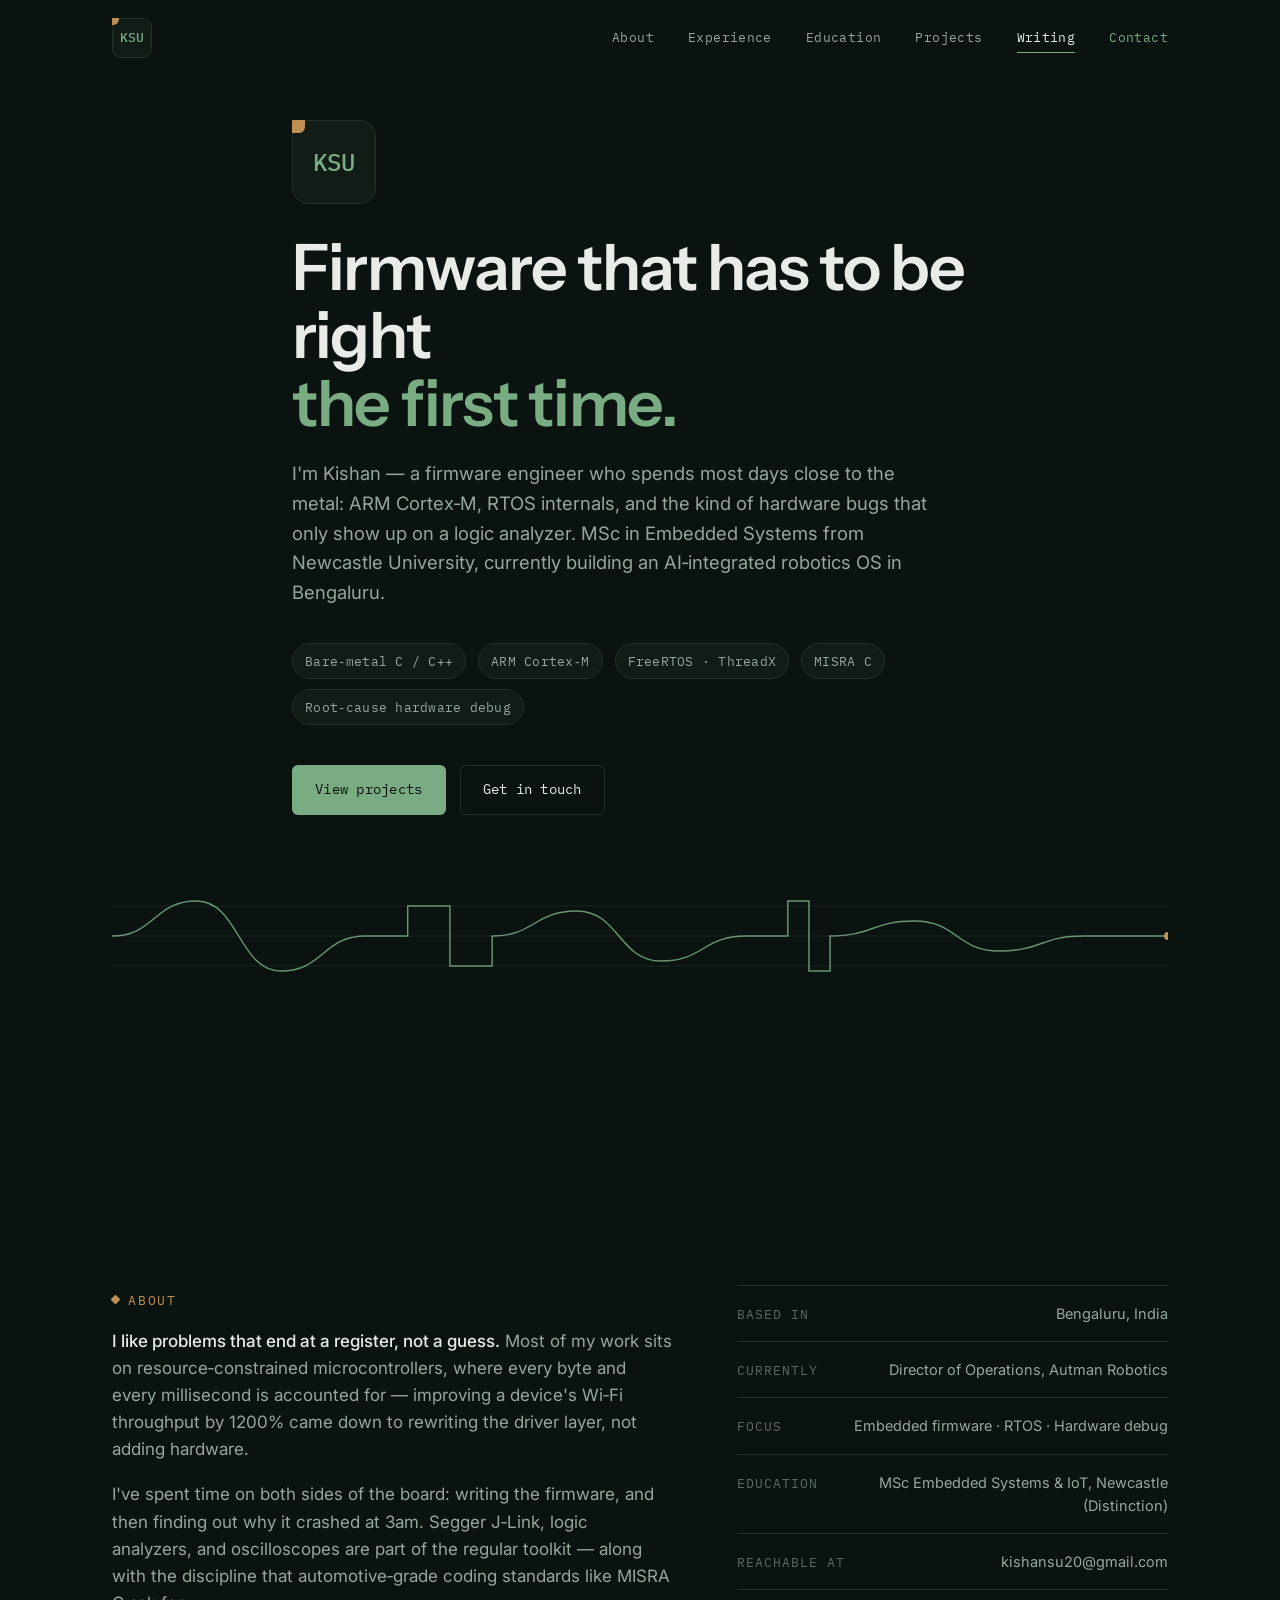
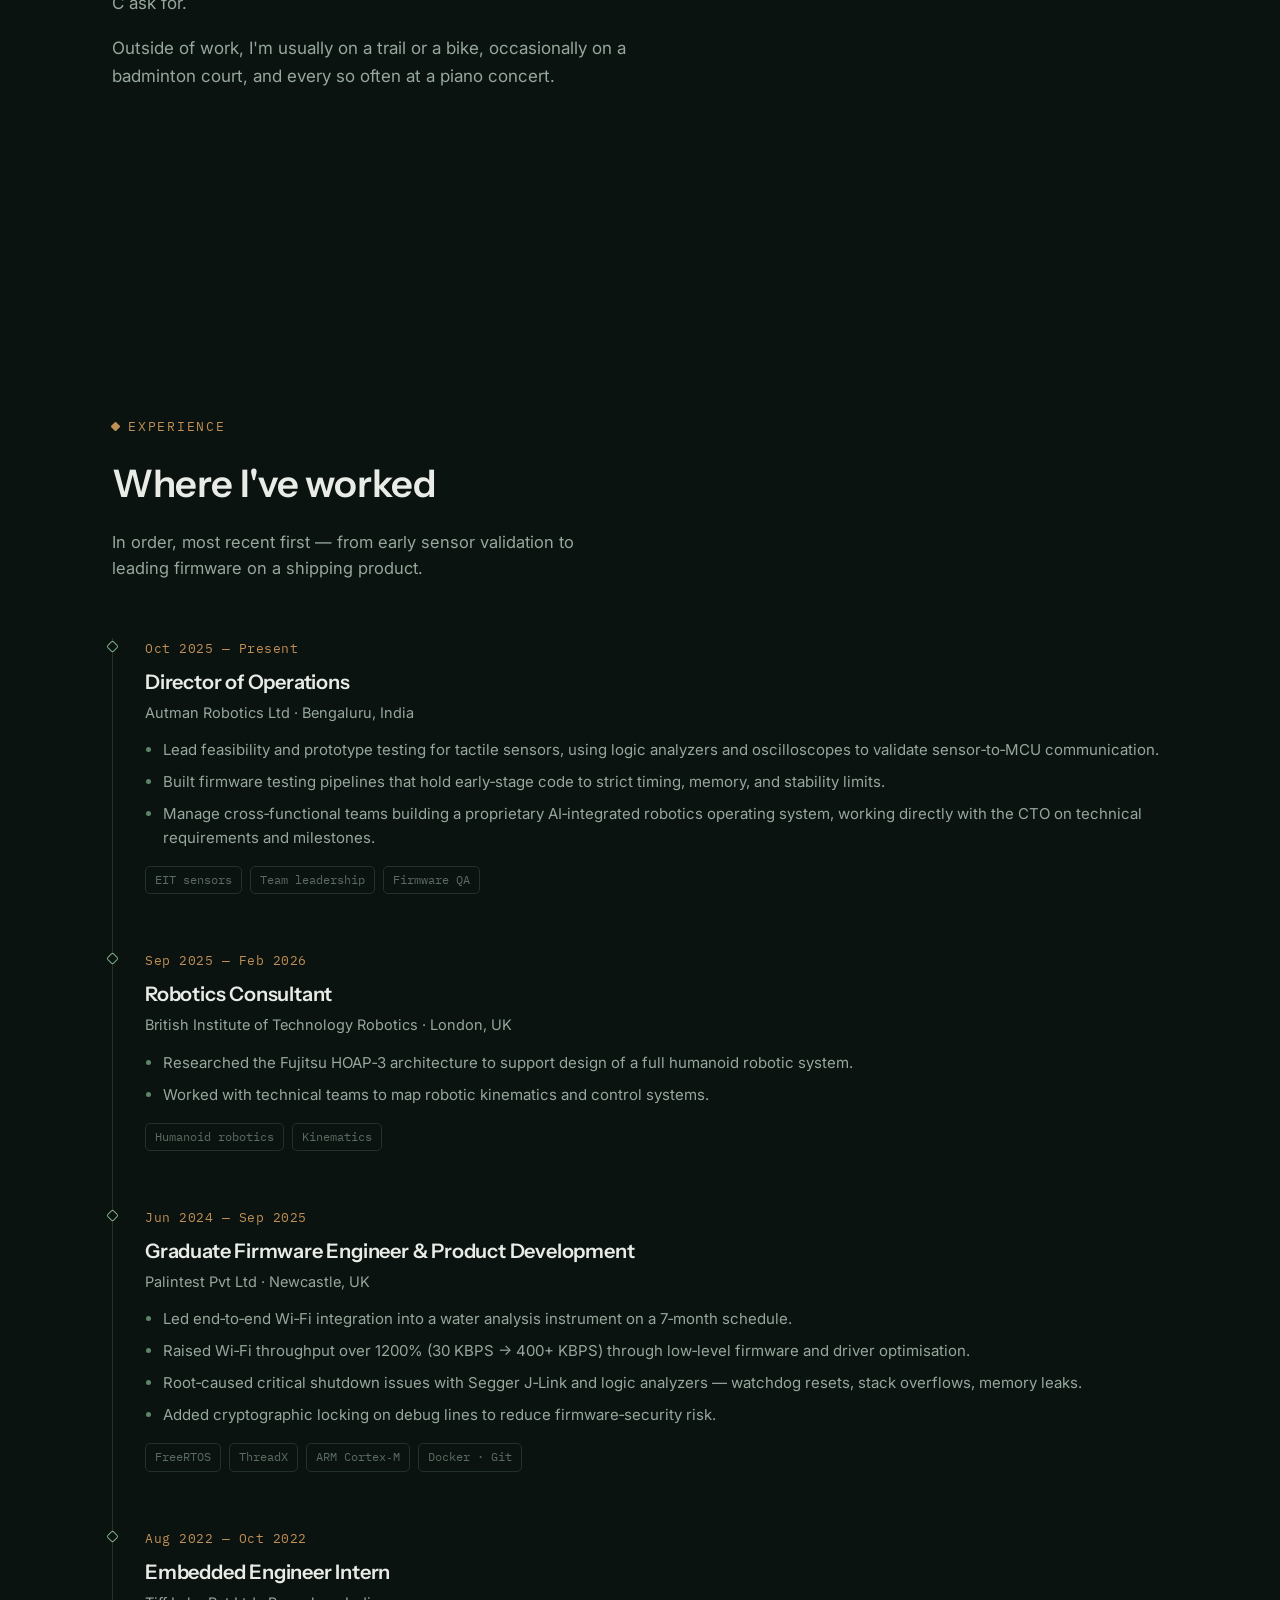
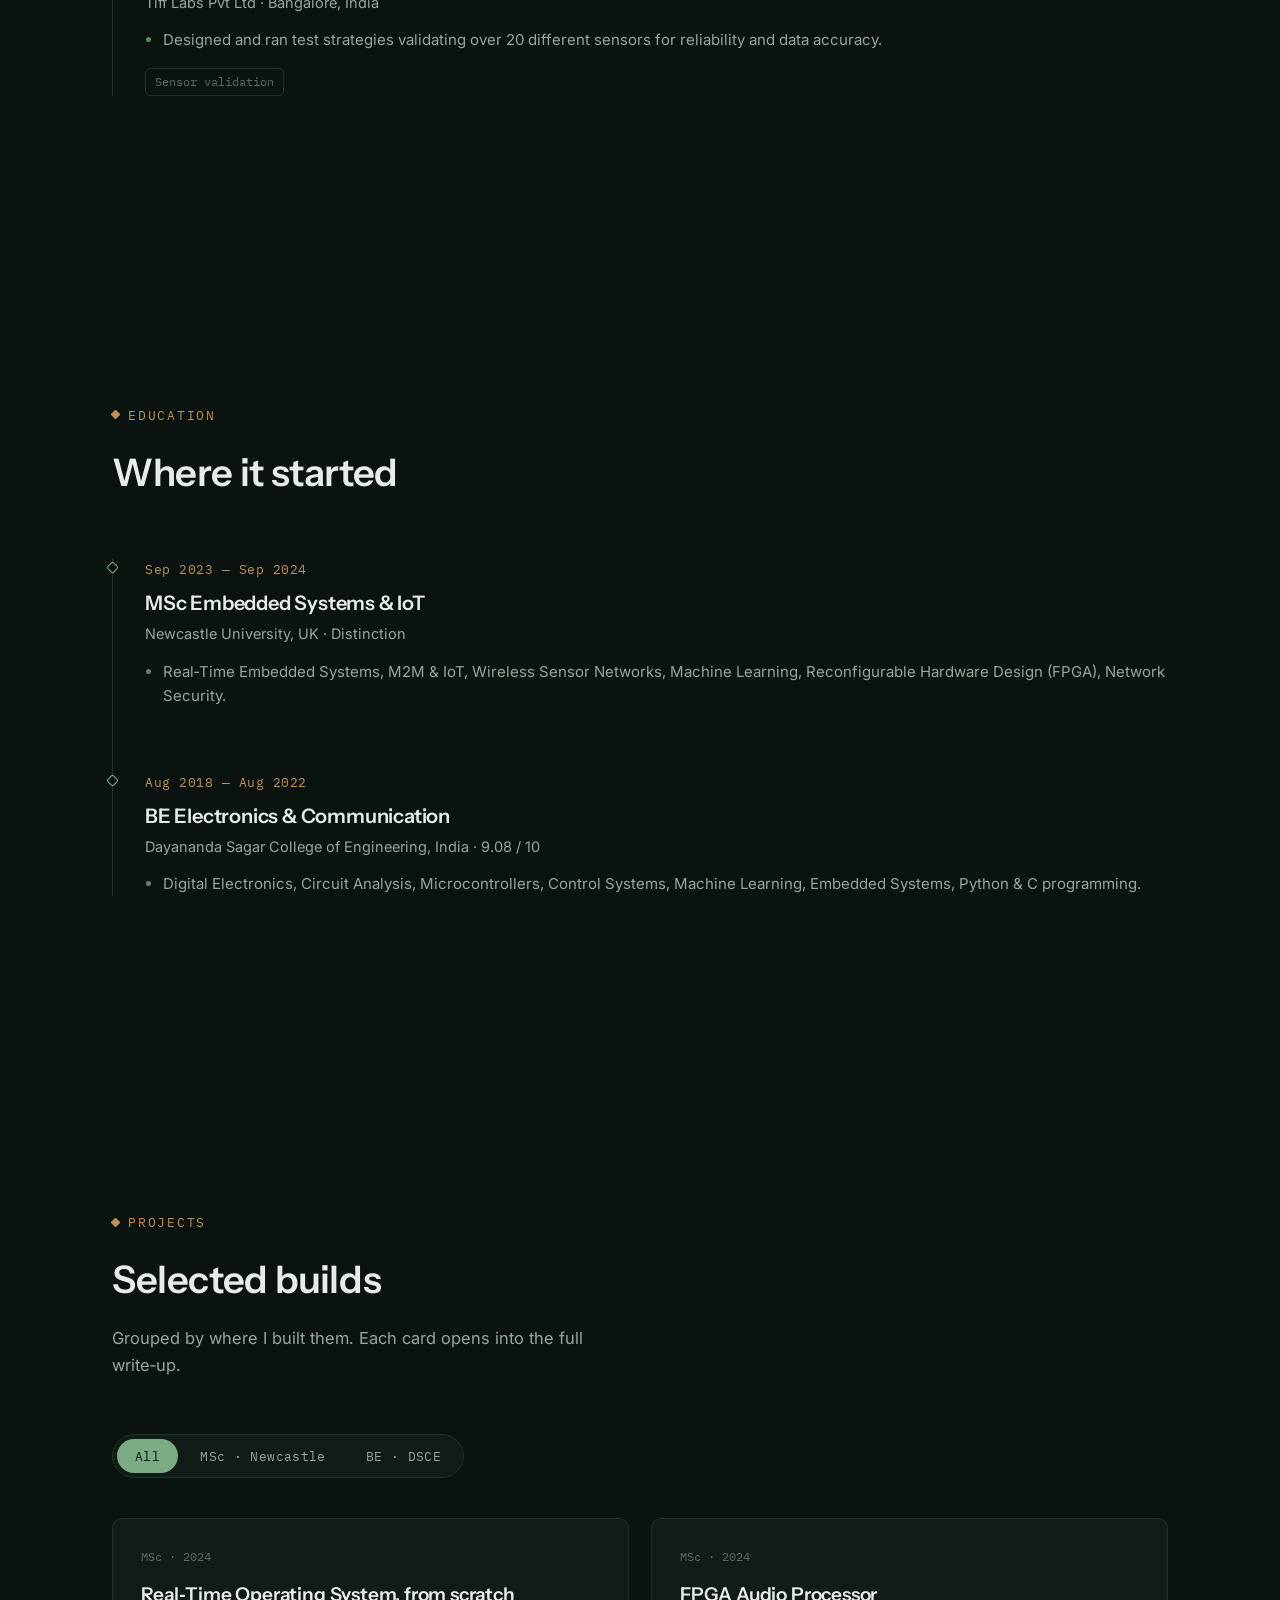
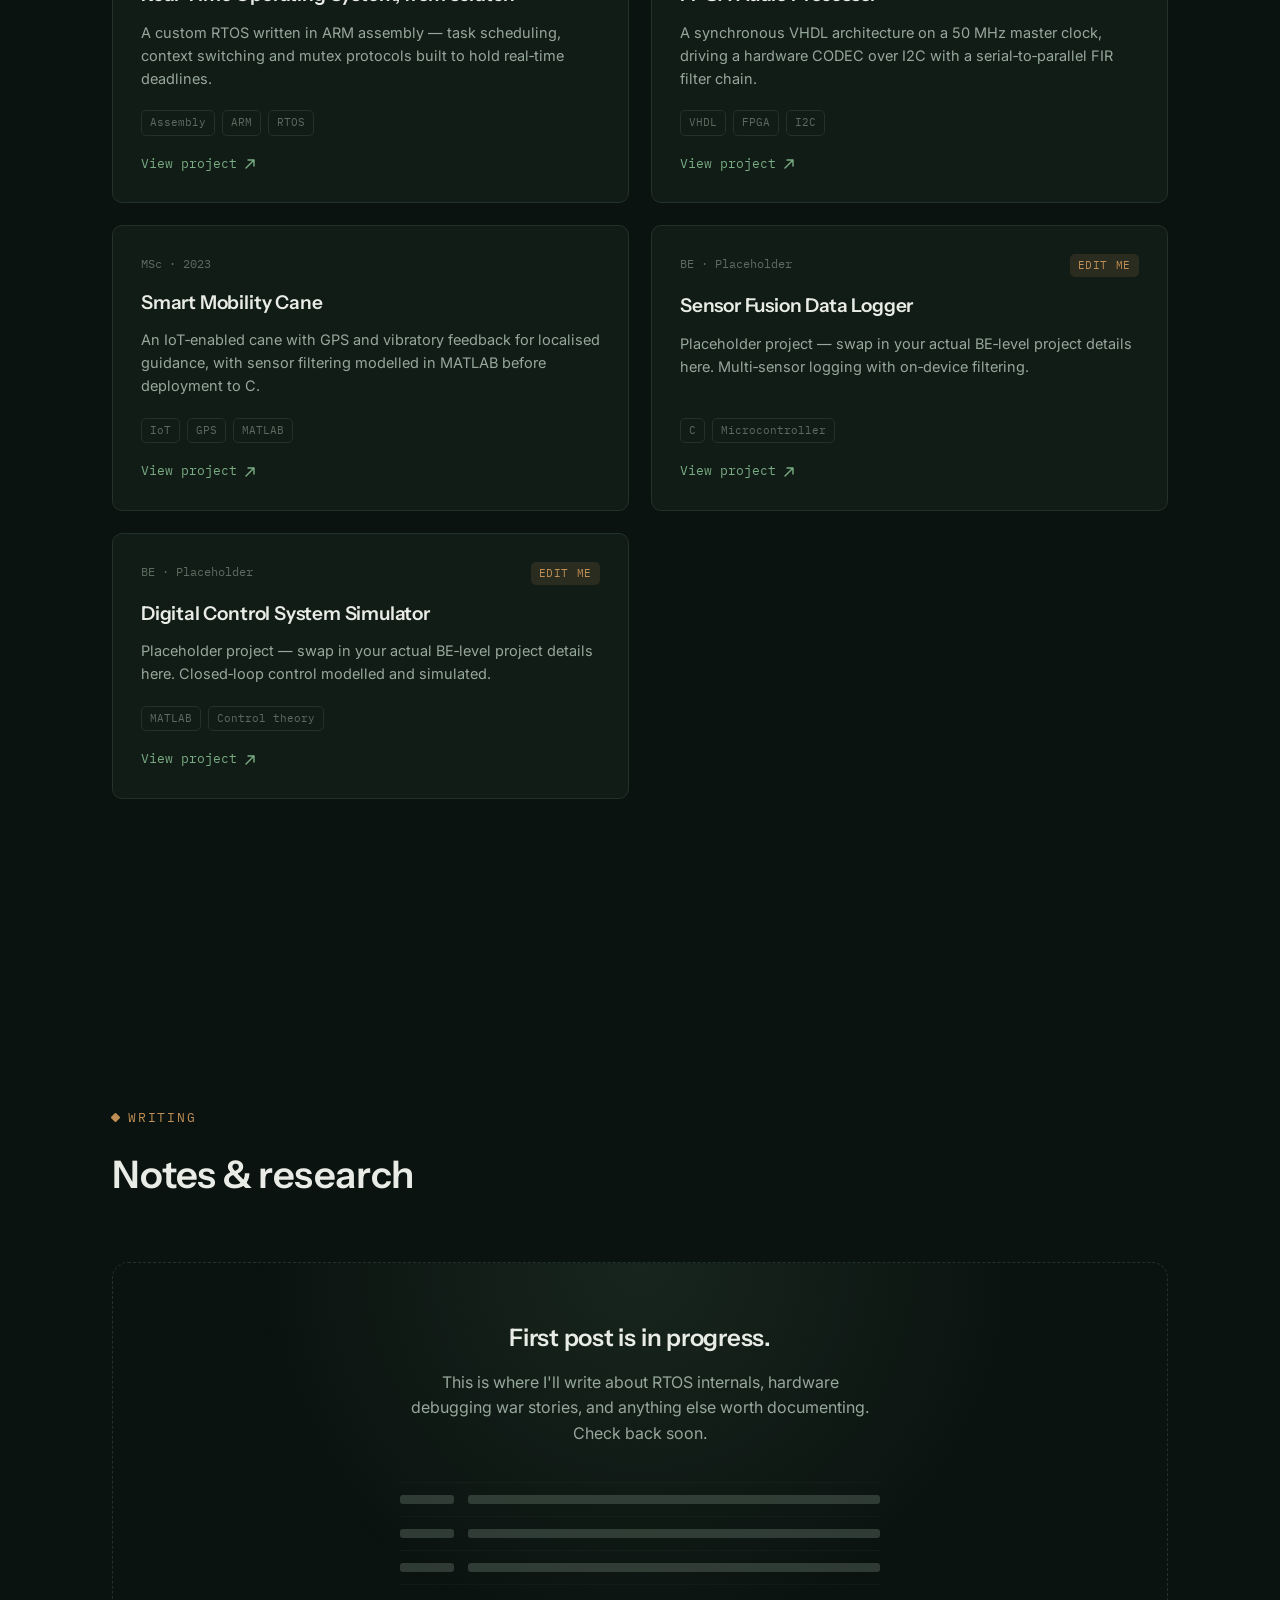
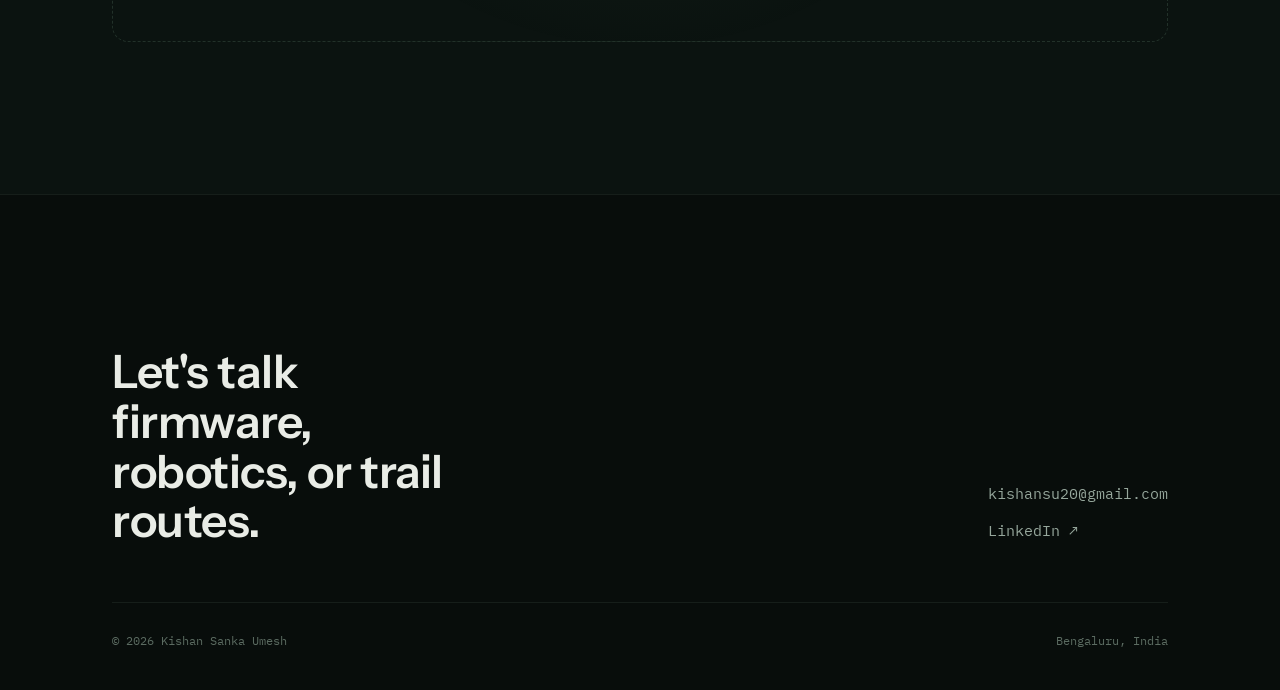
<file: index.html>
<!DOCTYPE html>
<html lang="en">
<head>
<meta charset="UTF-8">
<meta name="viewport" content="width=device-width, initial-scale=1.0">
<title>Kishan Sanka Umesh — Firmware Engineer</title>
<meta name="description" content="Kishan Sanka Umesh — firmware engineer specialising in bare-metal C/C++, ARM Cortex-M and RTOS development.">
<link rel="icon" href="favicon.svg" type="image/svg+xml">
<link rel="stylesheet" href="css/style.css">
</head>
<body id="top">

<nav class="nav">
  <div class="wrap">
    <a href="#top" class="mark" aria-label="Kishan Sanka Umesh — home">KSU</a>
    <ul class="nav-links">
      <li><a href="#about">About</a></li>
      <li><a href="#experience">Experience</a></li>
      <li><a href="#education">Education</a></li>
      <li><a href="#projects">Projects</a></li>
      <li><a href="#writing">Writing</a></li>
      <li><a href="#contact" class="nav-cta">Contact</a></li>
    </ul>
    <button class="nav-burger" aria-label="Toggle menu" aria-expanded="false">
      <svg width="16" height="16" viewBox="0 0 16 16" fill="none"><path d="M2 4h12M2 8h12M2 12h12" stroke="currentColor" stroke-width="1.4" stroke-linecap="round"/></svg>
    </button>
  </div>
</nav>

<main>

  <!-- ============ HERO ============ -->
  <section class="hero">
    <div class="wrap hero-inner">
      <div class="mark mark-lg hero-mark" aria-hidden="true">KSU</div>
      <h1>Firmware that has to be right<br><em>the first time.</em></h1>
      <p class="hero-sub">
        I'm Kishan — a firmware engineer who spends most days close to the metal: ARM Cortex‑M,
        RTOS internals, and the kind of hardware bugs that only show up on a logic analyzer.
        MSc in Embedded Systems from Newcastle University, currently building an AI‑integrated
        robotics OS in Bengaluru.
      </p>
      <div class="hero-meta">
        <span class="chip">Bare‑metal C / C++</span>
        <span class="chip">ARM Cortex‑M</span>
        <span class="chip">FreeRTOS · ThreadX</span>
        <span class="chip">MISRA C</span>
        <span class="chip">Root‑cause hardware debug</span>
      </div>
      <div class="hero-actions">
        <a href="#projects" class="btn btn-primary">View projects</a>
        <a href="#contact" class="btn btn-ghost">Get in touch</a>
      </div>
    </div>

    <div class="hero-wave wrap" aria-hidden="true">
      <svg viewBox="0 0 1000 90" preserveAspectRatio="none">
        <g class="wave-grid">
          <line x1="0" y1="15" x2="1000" y2="15"></line>
          <line x1="0" y1="45" x2="1000" y2="45"></line>
          <line x1="0" y1="75" x2="1000" y2="75"></line>
        </g>
        <path class="wave-path" d="M0,45 C40,45 40,10 80,10 C120,10 120,80 160,80 C200,80 200,45 240,45 L280,45 L280,15 L320,15 L320,75 L360,75 L360,45 C400,45 400,20 440,20 C480,20 480,70 520,70 C560,70 560,45 600,45 L640,45 L640,10 L660,10 L660,80 L680,80 L680,45 C720,45 720,30 760,30 C800,30 800,60 840,60 C880,60 880,45 920,45 L1000,45"/>
        <circle class="wave-dot" cx="1000" cy="45" r="4"></circle>
      </svg>
    </div>
  </section>

  <!-- ============ ABOUT ============ -->
  <section id="about">
    <div class="wrap about-grid">
      <div class="about-copy reveal">
        <div class="eyebrow">About</div>
        <p>
          <strong>I like problems that end at a register, not a guess.</strong> Most of my work sits
          on resource‑constrained microcontrollers, where every byte and every millisecond is
          accounted for — improving a device's Wi‑Fi throughput by 1200% came down to rewriting
          the driver layer, not adding hardware.
        </p>
        <p>
          I've spent time on both sides of the board: writing the firmware, and then finding out
          why it crashed at 3am. Segger J‑Link, logic analyzers, and oscilloscopes are part of the
          regular toolkit — along with the discipline that automotive‑grade coding standards like
          MISRA C ask for.
        </p>
        <p>
          Outside of work, I'm usually on a trail or a bike, occasionally on a badminton court, and
          every so often at a piano concert.
        </p>
      </div>
      <ul class="fact-list reveal">
        <li><span class="fact-k">Based in</span><span class="fact-v">Bengaluru, India</span></li>
        <li><span class="fact-k">Currently</span><span class="fact-v">Director of Operations, Autman Robotics</span></li>
        <li><span class="fact-k">Focus</span><span class="fact-v">Embedded firmware · RTOS · Hardware debug</span></li>
        <li><span class="fact-k">Education</span><span class="fact-v">MSc Embedded Systems &amp; IoT, Newcastle (Distinction)</span></li>
        <li><span class="fact-k">Reachable at</span><span class="fact-v">kishansu20@gmail.com</span></li>
      </ul>
    </div>
  </section>

  <!-- ============ EXPERIENCE ============ -->
  <section id="experience">
    <div class="wrap">
      <div class="section-head reveal">
        <div class="eyebrow">Experience</div>
        <h2>Where I've worked</h2>
        <p>In order, most recent first — from early sensor validation to leading firmware on a shipping product.</p>
      </div>

      <div class="timeline reveal">

        <div class="tl-item">
          <span class="tl-date">Oct 2025 — Present</span>
          <h3 class="tl-role">Director of Operations</h3>
          <div class="tl-org">Autman Robotics Ltd · Bengaluru, India</div>
          <ul class="tl-list">
            <li>Lead feasibility and prototype testing for tactile sensors, using logic analyzers and oscilloscopes to validate sensor‑to‑MCU communication.</li>
            <li>Built firmware testing pipelines that hold early‑stage code to strict timing, memory, and stability limits.</li>
            <li>Manage cross‑functional teams building a proprietary AI‑integrated robotics operating system, working directly with the CTO on technical requirements and milestones.</li>
          </ul>
          <div class="tl-tags"><span>EIT sensors</span><span>Team leadership</span><span>Firmware QA</span></div>
        </div>

        <div class="tl-item">
          <span class="tl-date">Sep 2025 — Feb 2026</span>
          <h3 class="tl-role">Robotics Consultant</h3>
          <div class="tl-org">British Institute of Technology Robotics · London, UK</div>
          <ul class="tl-list">
            <li>Researched the Fujitsu HOAP‑3 architecture to support design of a full humanoid robotic system.</li>
            <li>Worked with technical teams to map robotic kinematics and control systems.</li>
          </ul>
          <div class="tl-tags"><span>Humanoid robotics</span><span>Kinematics</span></div>
        </div>

        <div class="tl-item">
          <span class="tl-date">Jun 2024 — Sep 2025</span>
          <h3 class="tl-role">Graduate Firmware Engineer &amp; Product Development</h3>
          <div class="tl-org">Palintest Pvt Ltd · Newcastle, UK</div>
          <ul class="tl-list">
            <li>Led end‑to‑end Wi‑Fi integration into a water analysis instrument on a 7‑month schedule.</li>
            <li>Raised Wi‑Fi throughput over 1200% (30 KBPS → 400+ KBPS) through low‑level firmware and driver optimisation.</li>
            <li>Root‑caused critical shutdown issues with Segger J‑Link and logic analyzers — watchdog resets, stack overflows, memory leaks.</li>
            <li>Added cryptographic locking on debug lines to reduce firmware‑security risk.</li>
          </ul>
          <div class="tl-tags"><span>FreeRTOS</span><span>ThreadX</span><span>ARM Cortex‑M</span><span>Docker · Git</span></div>
        </div>

        <div class="tl-item">
          <span class="tl-date">Aug 2022 — Oct 2022</span>
          <h3 class="tl-role">Embedded Engineer Intern</h3>
          <div class="tl-org">Tiff Labs Pvt Ltd · Bangalore, India</div>
          <ul class="tl-list">
            <li>Designed and ran test strategies validating over 20 different sensors for reliability and data accuracy.</li>
          </ul>
          <div class="tl-tags"><span>Sensor validation</span></div>
        </div>

      </div>
    </div>
  </section>

  <!-- ============ EDUCATION ============ -->
  <section id="education">
    <div class="wrap">
      <div class="section-head reveal">
        <div class="eyebrow">Education</div>
        <h2>Where it started</h2>
      </div>

      <div class="timeline reveal">
        <div class="tl-item">
          <span class="tl-date">Sep 2023 — Sep 2024</span>
          <h3 class="tl-role">MSc Embedded Systems &amp; IoT</h3>
          <div class="tl-org">Newcastle University, UK · Distinction</div>
          <ul class="tl-list">
            <li>Real‑Time Embedded Systems, M2M &amp; IoT, Wireless Sensor Networks, Machine Learning, Reconfigurable Hardware Design (FPGA), Network Security.</li>
          </ul>
        </div>
        <div class="tl-item">
          <span class="tl-date">Aug 2018 — Aug 2022</span>
          <h3 class="tl-role">BE Electronics &amp; Communication</h3>
          <div class="tl-org">Dayananda Sagar College of Engineering, India · 9.08 / 10</div>
          <ul class="tl-list">
            <li>Digital Electronics, Circuit Analysis, Microcontrollers, Control Systems, Machine Learning, Embedded Systems, Python &amp; C programming.</li>
          </ul>
        </div>
      </div>
    </div>
  </section>

  <!-- ============ PROJECTS ============ -->
  <section id="projects">
    <div class="wrap">
      <div class="section-head reveal">
        <div class="eyebrow">Projects</div>
        <h2>Selected builds</h2>
        <p>Grouped by where I built them. Each card opens into the full write‑up.</p>
      </div>

      <div class="tabs reveal" role="tablist" aria-label="Filter projects by education level">
        <button class="tab is-active" data-filter="all">All</button>
        <button class="tab" data-filter="msc">MSc · Newcastle</button>
        <button class="tab" data-filter="be">BE · DSCE</button>
      </div>

      <div class="card-grid reveal">

        <a class="card" data-group="msc" href="projects/custom-rtos.html">
          <div class="card-top"><span class="card-index">MSc · 2024</span></div>
          <h3>Real‑Time Operating System, from scratch</h3>
          <p>A custom RTOS written in ARM assembly — task scheduling, context switching and mutex protocols built to hold real‑time deadlines.</p>
          <div class="card-tags"><span>Assembly</span><span>ARM</span><span>RTOS</span></div>
          <span class="card-link">View project <svg width="14" height="14" viewBox="0 0 14 14" fill="none"><path d="M3 11L11 3M11 3H5M11 3V9" stroke="currentColor" stroke-width="1.4" stroke-linecap="round" stroke-linejoin="round"/></svg></span>
        </a>

        <a class="card" data-group="msc" href="projects/fpga-audio-processor.html">
          <div class="card-top"><span class="card-index">MSc · 2024</span></div>
          <h3>FPGA Audio Processor</h3>
          <p>A synchronous VHDL architecture on a 50 MHz master clock, driving a hardware CODEC over I2C with a serial‑to‑parallel FIR filter chain.</p>
          <div class="card-tags"><span>VHDL</span><span>FPGA</span><span>I2C</span></div>
          <span class="card-link">View project <svg width="14" height="14" viewBox="0 0 14 14" fill="none"><path d="M3 11L11 3M11 3H5M11 3V9" stroke="currentColor" stroke-width="1.4" stroke-linecap="round" stroke-linejoin="round"/></svg></span>
        </a>

        <a class="card" data-group="msc" href="projects/smart-mobility-cane.html">
          <div class="card-top"><span class="card-index">MSc · 2023</span></div>
          <h3>Smart Mobility Cane</h3>
          <p>An IoT‑enabled cane with GPS and vibratory feedback for localised guidance, with sensor filtering modelled in MATLAB before deployment to C.</p>
          <div class="card-tags"><span>IoT</span><span>GPS</span><span>MATLAB</span></div>
          <span class="card-link">View project <svg width="14" height="14" viewBox="0 0 14 14" fill="none"><path d="M3 11L11 3M11 3H5M11 3V9" stroke="currentColor" stroke-width="1.4" stroke-linecap="round" stroke-linejoin="round"/></svg></span>
        </a>

        <a class="card" data-group="be" href="projects/sensor-fusion-logger.html">
          <div class="card-top"><span class="card-index">BE · Placeholder</span><span class="badge-placeholder">Edit me</span></div>
          <h3>Sensor Fusion Data Logger</h3>
          <p>Placeholder project — swap in your actual BE‑level project details here. Multi‑sensor logging with on‑device filtering.</p>
          <div class="card-tags"><span>C</span><span>Microcontroller</span></div>
          <span class="card-link">View project <svg width="14" height="14" viewBox="0 0 14 14" fill="none"><path d="M3 11L11 3M11 3H5M11 3V9" stroke="currentColor" stroke-width="1.4" stroke-linecap="round" stroke-linejoin="round"/></svg></span>
        </a>

        <a class="card" data-group="be" href="projects/digital-control-simulator.html">
          <div class="card-top"><span class="card-index">BE · Placeholder</span><span class="badge-placeholder">Edit me</span></div>
          <h3>Digital Control System Simulator</h3>
          <p>Placeholder project — swap in your actual BE‑level project details here. Closed‑loop control modelled and simulated.</p>
          <div class="card-tags"><span>MATLAB</span><span>Control theory</span></div>
          <span class="card-link">View project <svg width="14" height="14" viewBox="0 0 14 14" fill="none"><path d="M3 11L11 3M11 3H5M11 3V9" stroke="currentColor" stroke-width="1.4" stroke-linecap="round" stroke-linejoin="round"/></svg></span>
        </a>

      </div>
    </div>
  </section>

  <!-- ============ WRITING / BLOG ============ -->
  <section id="writing">
    <div class="wrap">
      <div class="section-head reveal">
        <div class="eyebrow">Writing</div>
        <h2>Notes &amp; research</h2>
      </div>
      <div class="blog-panel reveal">
        <h3>First post is in progress.</h3>
        <p>This is where I'll write about RTOS internals, hardware debugging war stories, and anything else worth documenting. Check back soon.</p>
        <ul class="ghost-list" aria-hidden="true">
          <li><span class="ghost-bar ghost-date"></span><span class="ghost-bar ghost-title" style="width: 78%;"></span></li>
          <li><span class="ghost-bar ghost-date"></span><span class="ghost-bar ghost-title" style="width: 58%;"></span></li>
          <li><span class="ghost-bar ghost-date"></span><span class="ghost-bar ghost-title" style="width: 68%;"></span></li>
        </ul>
      </div>
    </div>
  </section>

</main>

<!-- ============ CONTACT / FOOTER ============ -->
<footer class="footer" id="contact">
  <div class="wrap">
    <div class="footer-top reveal">
      <h2>Let's talk firmware, robotics, or trail routes.</h2>
      <div class="footer-links">
        <a href="mailto:kishansu20@gmail.com">kishansu20@gmail.com</a>
        <a href="https://linkedin.com/in/REPLACE-WITH-YOUR-LINKEDIN" target="_blank" rel="noopener">LinkedIn ↗</a>
      </div>
    </div>
    <div class="footer-bottom">
      <span>© <span data-year>2026</span> Kishan Sanka Umesh</span>
      <span>Bengaluru, India</span>
    </div>
  </div>
</footer>

<script src="js/script.js"></script>
</body>
</html>
</file>
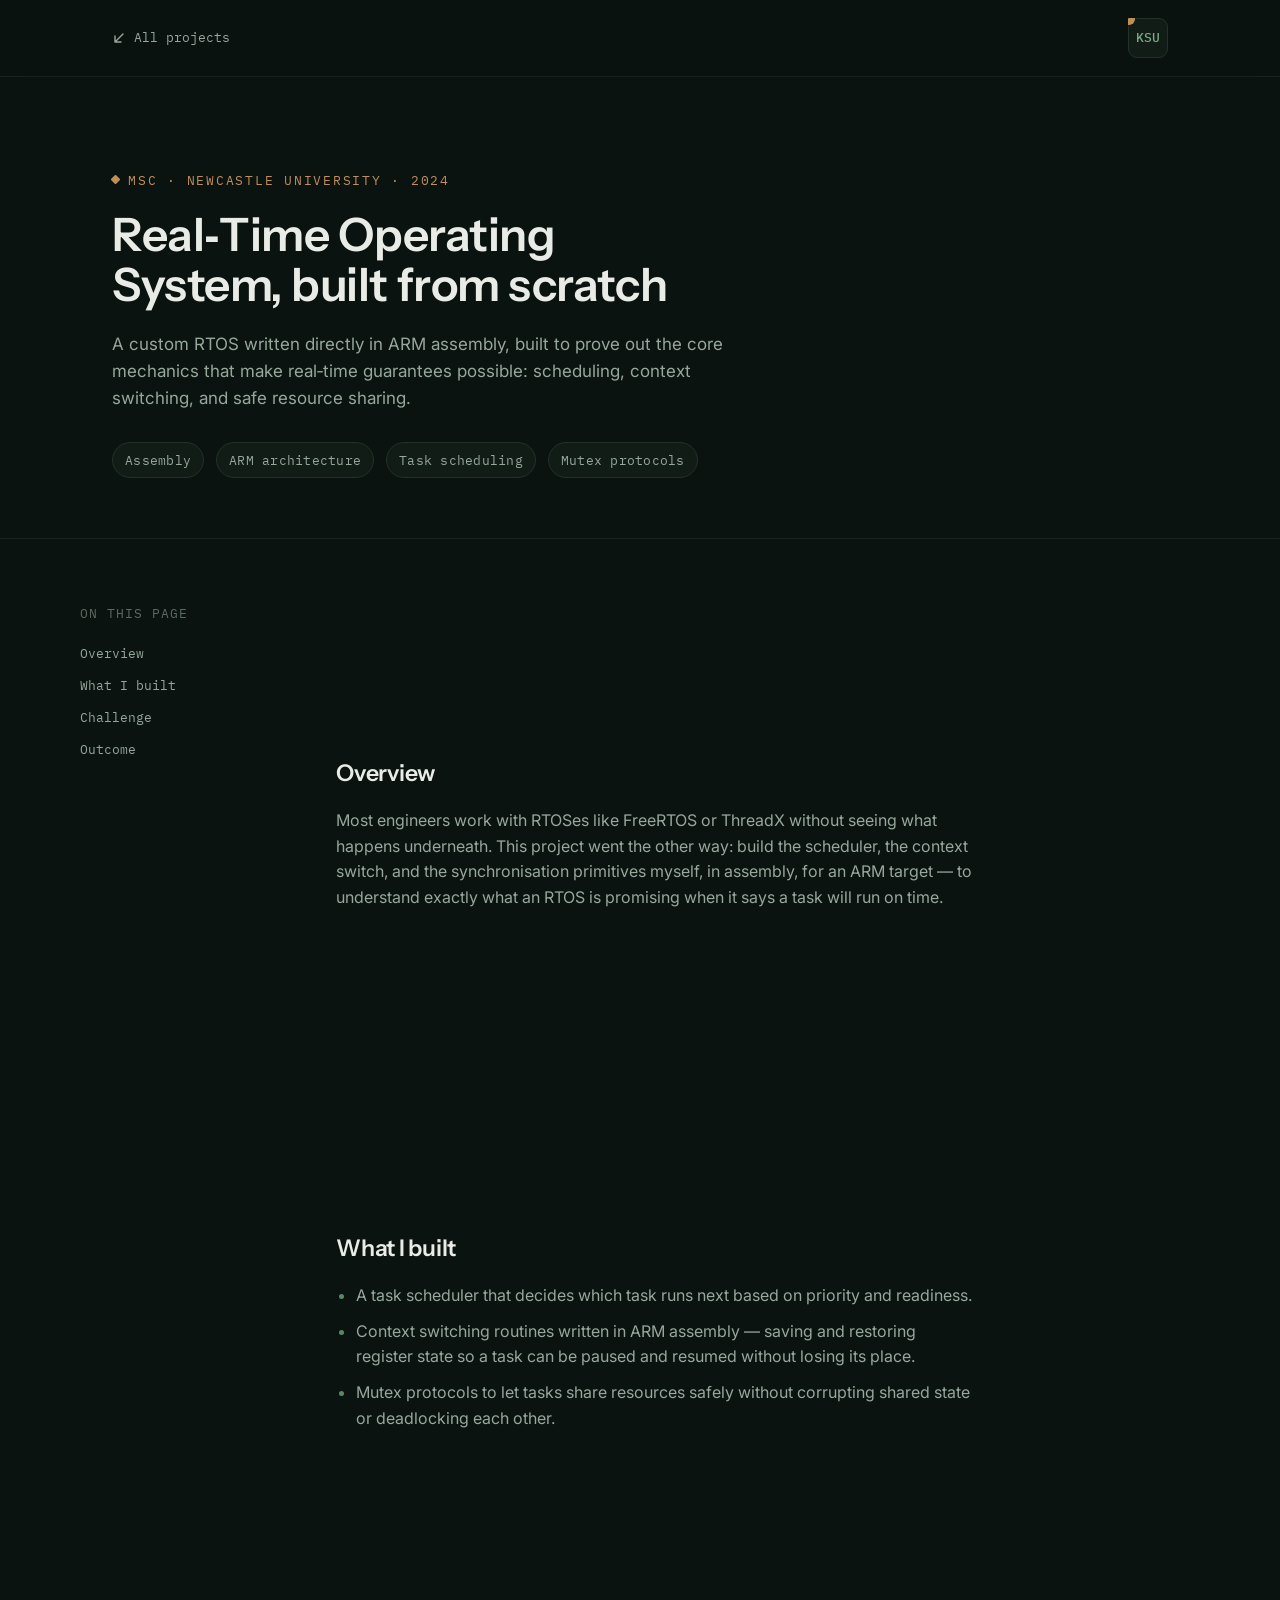
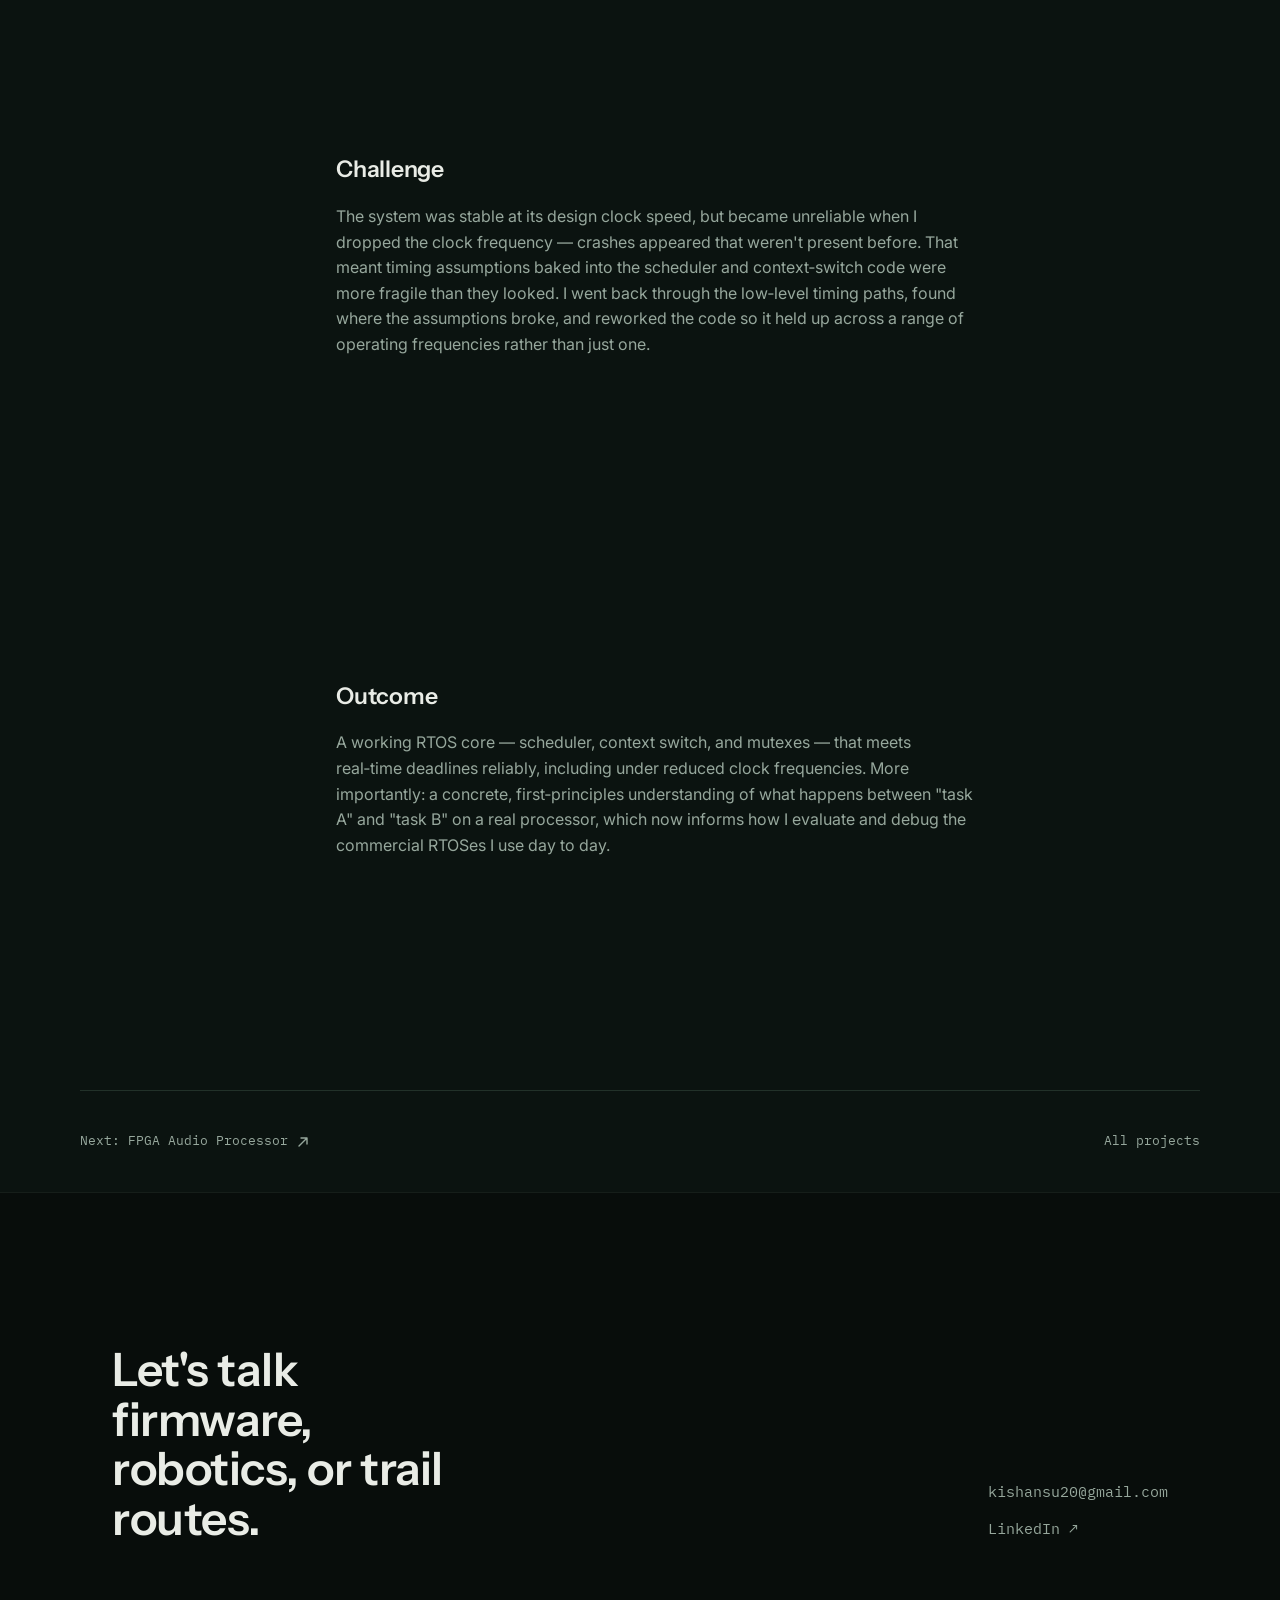
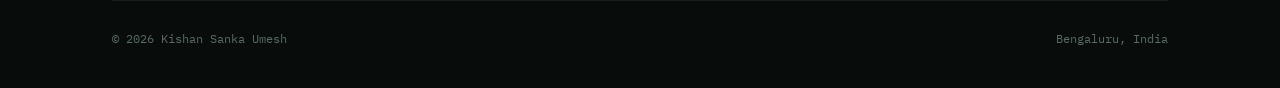
<file: projects/custom-rtos.html>
<!DOCTYPE html>
<html lang="en">
<head>
<meta charset="UTF-8">
<meta name="viewport" content="width=device-width, initial-scale=1.0">
<title>Real‑Time Operating System — Kishan Sanka Umesh</title>
<link rel="icon" href="../favicon.svg" type="image/svg+xml">
<link rel="stylesheet" href="../css/style.css">
</head>
<body>

<nav class="proj-nav">
  <div class="wrap">
    <a class="back-link" href="../index.html#projects">
      <svg width="14" height="14" viewBox="0 0 14 14" fill="none"><path d="M11 3L3 11M3 11H9M3 11V5" stroke="currentColor" stroke-width="1.4" stroke-linecap="round" stroke-linejoin="round"/></svg>
      All projects
    </a>
    <a href="../index.html" class="mark" aria-label="Home">KSU</a>
  </div>
</nav>

<header class="proj-hero">
  <div class="wrap">
    <div class="eyebrow">MSc · Newcastle University · 2024</div>
    <h1>Real‑Time Operating System, built from scratch</h1>
    <p>A custom RTOS written directly in ARM assembly, built to prove out the core mechanics that make real‑time guarantees possible: scheduling, context switching, and safe resource sharing.</p>
    <div class="proj-meta">
      <span class="chip">Assembly</span>
      <span class="chip">ARM architecture</span>
      <span class="chip">Task scheduling</span>
      <span class="chip">Mutex protocols</span>
    </div>
  </div>
</header>

<div class="wrap proj-body">
  <nav class="proj-toc" aria-label="Sections on this page">
    <div>On this page</div>
    <a href="#overview">Overview</a>
    <a href="#build">What I built</a>
    <a href="#challenge">Challenge</a>
    <a href="#outcome">Outcome</a>
  </nav>

  <div class="proj-content">
    <section id="overview">
      <h2>Overview</h2>
      <p>Most engineers work with RTOSes like FreeRTOS or ThreadX without seeing what happens underneath. This project went the other way: build the scheduler, the context switch, and the synchronisation primitives myself, in assembly, for an ARM target — to understand exactly what an RTOS is promising when it says a task will run on time.</p>
    </section>

    <section id="build">
      <h2>What I built</h2>
      <ul>
        <li>A task scheduler that decides which task runs next based on priority and readiness.</li>
        <li>Context switching routines written in ARM assembly — saving and restoring register state so a task can be paused and resumed without losing its place.</li>
        <li>Mutex protocols to let tasks share resources safely without corrupting shared state or deadlocking each other.</li>
      </ul>
    </section>

    <section id="challenge">
      <h2>Challenge</h2>
      <p>The system was stable at its design clock speed, but became unreliable when I dropped the clock frequency — crashes appeared that weren't present before. That meant timing assumptions baked into the scheduler and context‑switch code were more fragile than they looked. I went back through the low‑level timing paths, found where the assumptions broke, and reworked the code so it held up across a range of operating frequencies rather than just one.</p>
    </section>

    <section id="outcome">
      <h2>Outcome</h2>
      <p>A working RTOS core — scheduler, context switch, and mutexes — that meets real‑time deadlines reliably, including under reduced clock frequencies. More importantly: a concrete, first‑principles understanding of what happens between "task A" and "task B" on a real processor, which now informs how I evaluate and debug the commercial RTOSes I use day to day.</p>
    </section>
  </div>
</div>

<div class="wrap proj-footer-nav">
  <a class="back-link" href="fpga-audio-processor.html">
    Next: FPGA Audio Processor
    <svg width="14" height="14" viewBox="0 0 14 14" fill="none"><path d="M3 11L11 3M11 3H5M11 3V9" stroke="currentColor" stroke-width="1.4" stroke-linecap="round" stroke-linejoin="round"/></svg>
  </a>
  <a class="back-link" href="../index.html#projects">All projects</a>
</div>

<footer class="footer">
  <div class="wrap">
    <div class="footer-top">
      <h2>Let's talk firmware, robotics, or trail routes.</h2>
      <div class="footer-links">
        <a href="mailto:kishansu20@gmail.com">kishansu20@gmail.com</a>
        <a href="https://linkedin.com/in/REPLACE-WITH-YOUR-LINKEDIN" target="_blank" rel="noopener">LinkedIn ↗</a>
      </div>
    </div>
    <div class="footer-bottom">
      <span>© <span data-year>2026</span> Kishan Sanka Umesh</span>
      <span>Bengaluru, India</span>
    </div>
  </div>
</footer>

<script src="../js/script.js"></script>
</body>
</html>
</file>
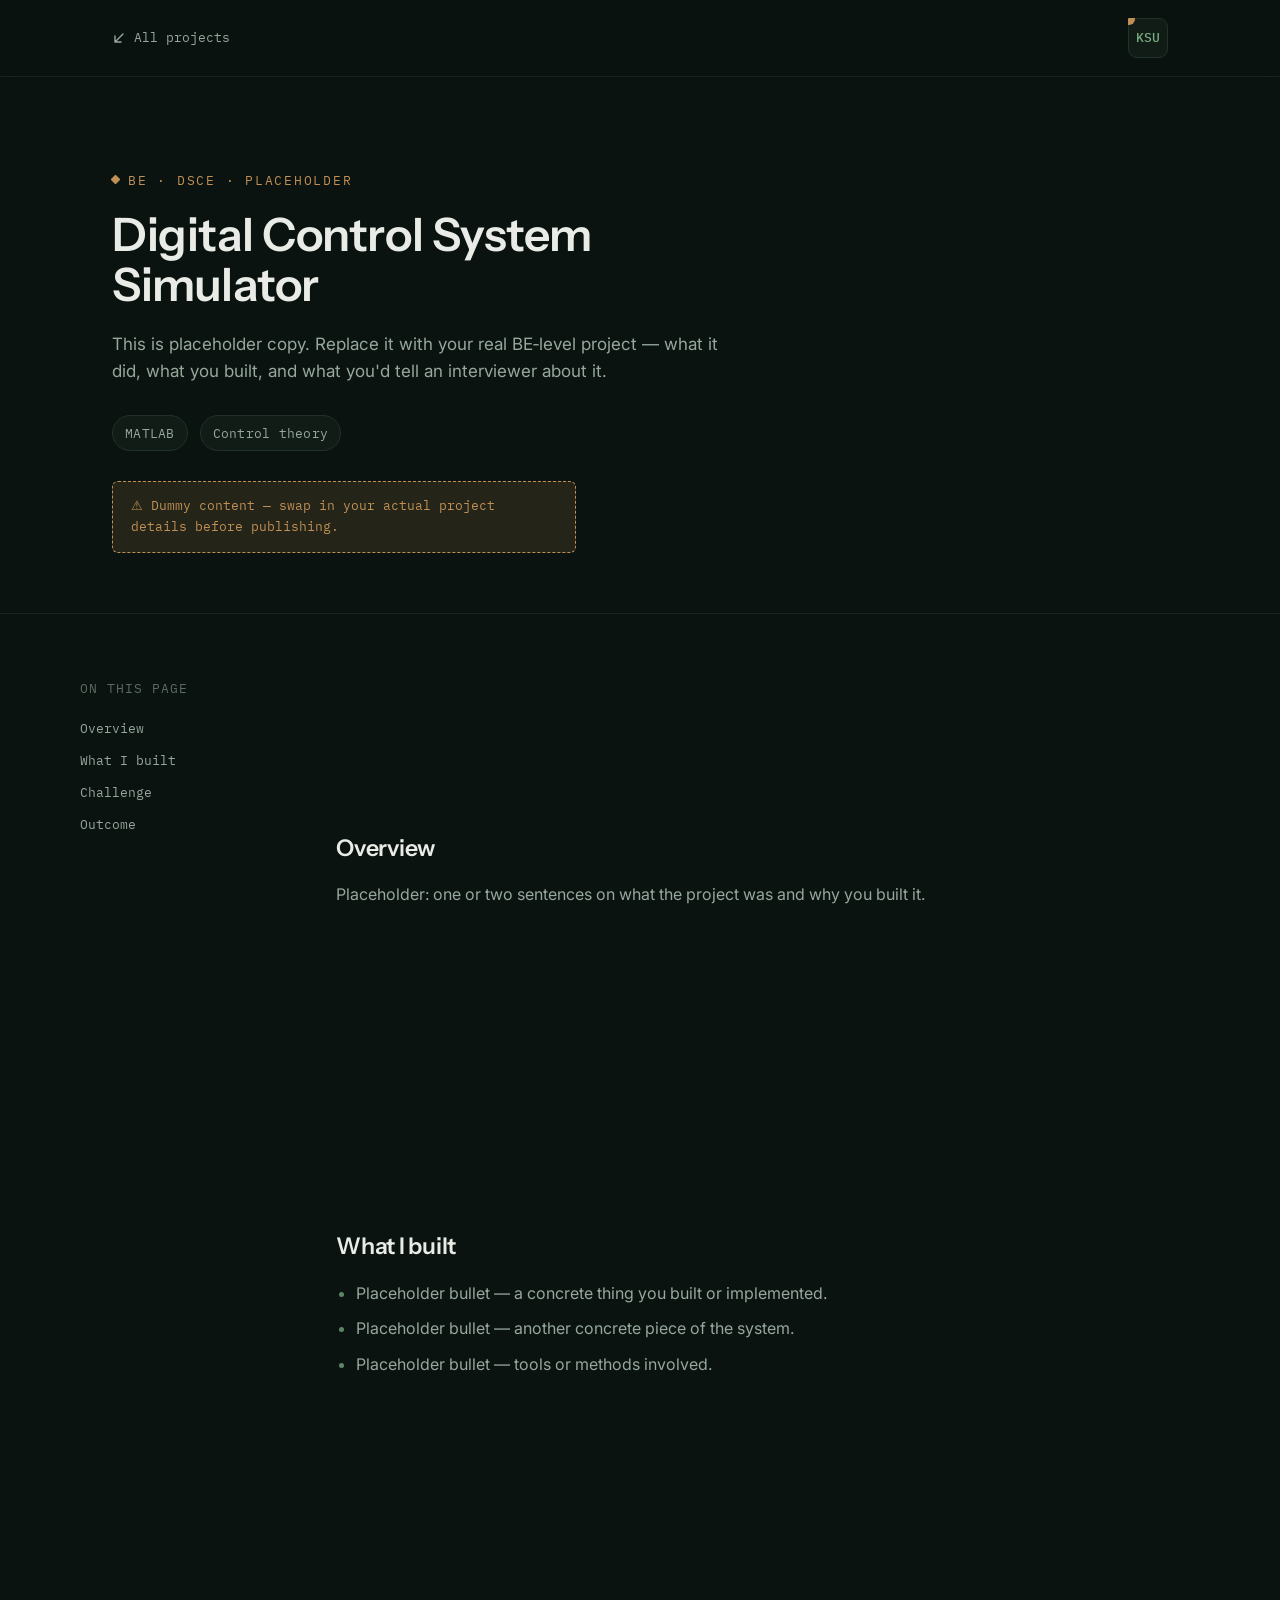
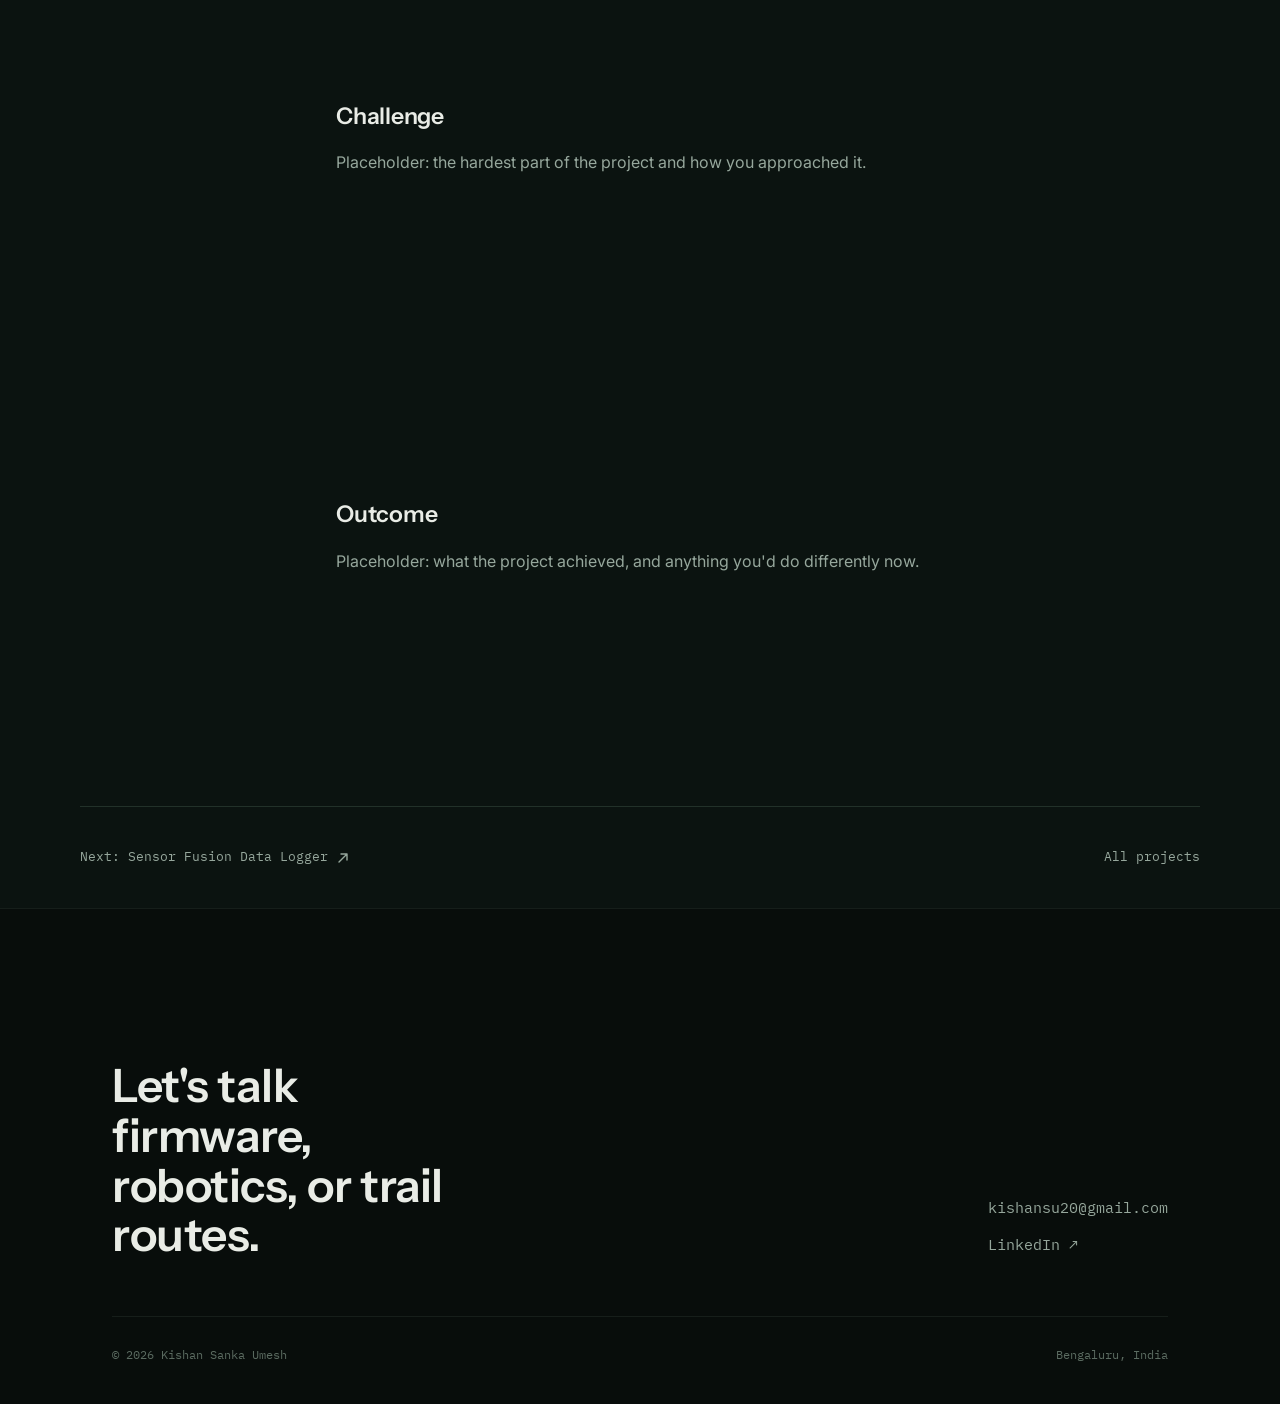
<file: projects/digital-control-simulator.html>
<!DOCTYPE html>
<html lang="en">
<head>
<meta charset="UTF-8">
<meta name="viewport" content="width=device-width, initial-scale=1.0">
<title>Digital Control System Simulator (placeholder) — Kishan Sanka Umesh</title>
<link rel="icon" href="../favicon.svg" type="image/svg+xml">
<link rel="stylesheet" href="../css/style.css">
</head>
<body>

<nav class="proj-nav">
  <div class="wrap">
    <a class="back-link" href="../index.html#projects">
      <svg width="14" height="14" viewBox="0 0 14 14" fill="none"><path d="M11 3L3 11M3 11H9M3 11V5" stroke="currentColor" stroke-width="1.4" stroke-linecap="round" stroke-linejoin="round"/></svg>
      All projects
    </a>
    <a href="../index.html" class="mark" aria-label="Home">KSU</a>
  </div>
</nav>

<header class="proj-hero">
  <div class="wrap">
    <div class="eyebrow">BE · DSCE · Placeholder</div>
    <h1>Digital Control System Simulator</h1>
    <p>This is placeholder copy. Replace it with your real BE‑level project — what it did, what you built, and what you'd tell an interviewer about it.</p>
    <div class="proj-meta">
      <span class="chip">MATLAB</span>
      <span class="chip">Control theory</span>
    </div>
    <div class="placeholder-banner">⚠ Dummy content — swap in your actual project details before publishing.</div>
  </div>
</header>

<div class="wrap proj-body">
  <nav class="proj-toc" aria-label="Sections on this page">
    <div>On this page</div>
    <a href="#overview">Overview</a>
    <a href="#build">What I built</a>
    <a href="#challenge">Challenge</a>
    <a href="#outcome">Outcome</a>
  </nav>

  <div class="proj-content">
    <section id="overview">
      <h2>Overview</h2>
      <p>Placeholder: one or two sentences on what the project was and why you built it.</p>
    </section>

    <section id="build">
      <h2>What I built</h2>
      <ul>
        <li>Placeholder bullet — a concrete thing you built or implemented.</li>
        <li>Placeholder bullet — another concrete piece of the system.</li>
        <li>Placeholder bullet — tools or methods involved.</li>
      </ul>
    </section>

    <section id="challenge">
      <h2>Challenge</h2>
      <p>Placeholder: the hardest part of the project and how you approached it.</p>
    </section>

    <section id="outcome">
      <h2>Outcome</h2>
      <p>Placeholder: what the project achieved, and anything you'd do differently now.</p>
    </section>
  </div>
</div>

<div class="wrap proj-footer-nav">
  <a class="back-link" href="sensor-fusion-logger.html">
    Next: Sensor Fusion Data Logger
    <svg width="14" height="14" viewBox="0 0 14 14" fill="none"><path d="M3 11L11 3M11 3H5M11 3V9" stroke="currentColor" stroke-width="1.4" stroke-linecap="round" stroke-linejoin="round"/></svg>
  </a>
  <a class="back-link" href="../index.html#projects">All projects</a>
</div>

<footer class="footer">
  <div class="wrap">
    <div class="footer-top">
      <h2>Let's talk firmware, robotics, or trail routes.</h2>
      <div class="footer-links">
        <a href="mailto:kishansu20@gmail.com">kishansu20@gmail.com</a>
        <a href="https://linkedin.com/in/REPLACE-WITH-YOUR-LINKEDIN" target="_blank" rel="noopener">LinkedIn ↗</a>
      </div>
    </div>
    <div class="footer-bottom">
      <span>© <span data-year>2026</span> Kishan Sanka Umesh</span>
      <span>Bengaluru, India</span>
    </div>
  </div>
</footer>

<script src="../js/script.js"></script>
</body>
</html>
</file>
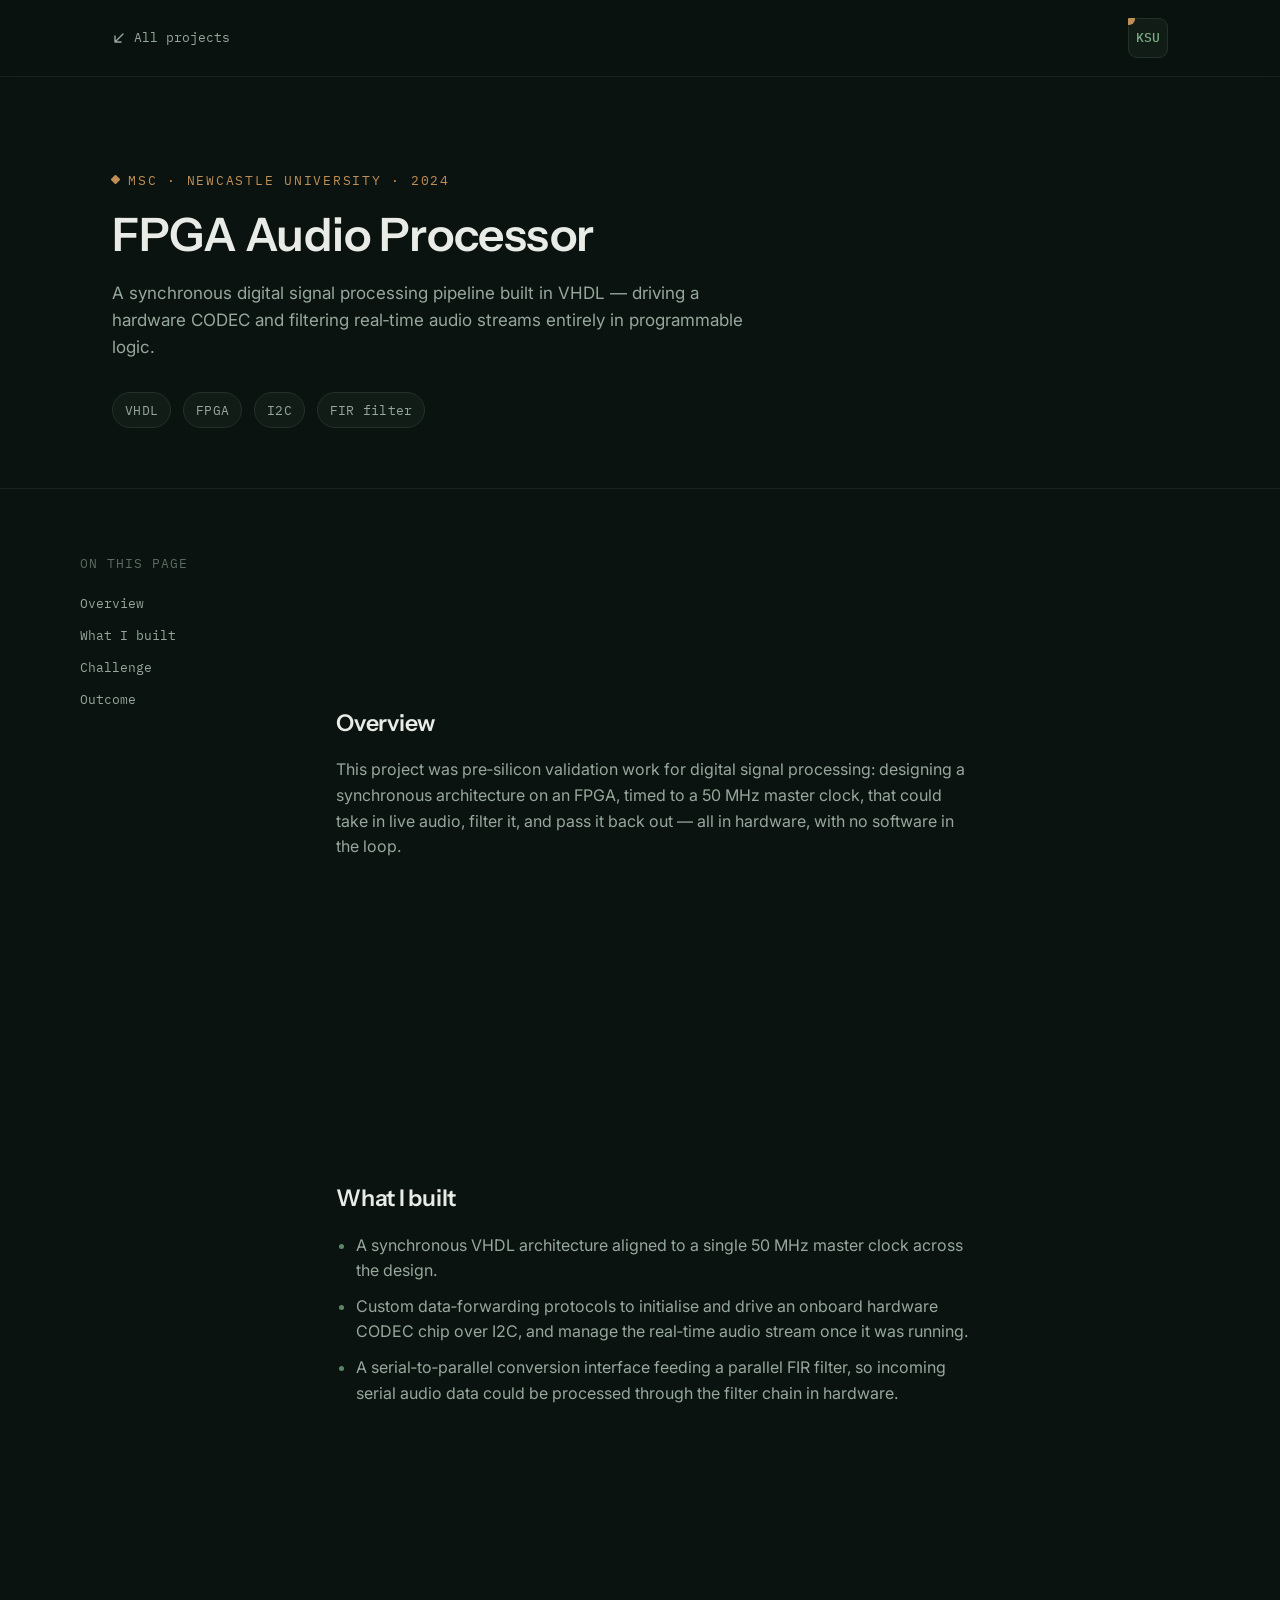
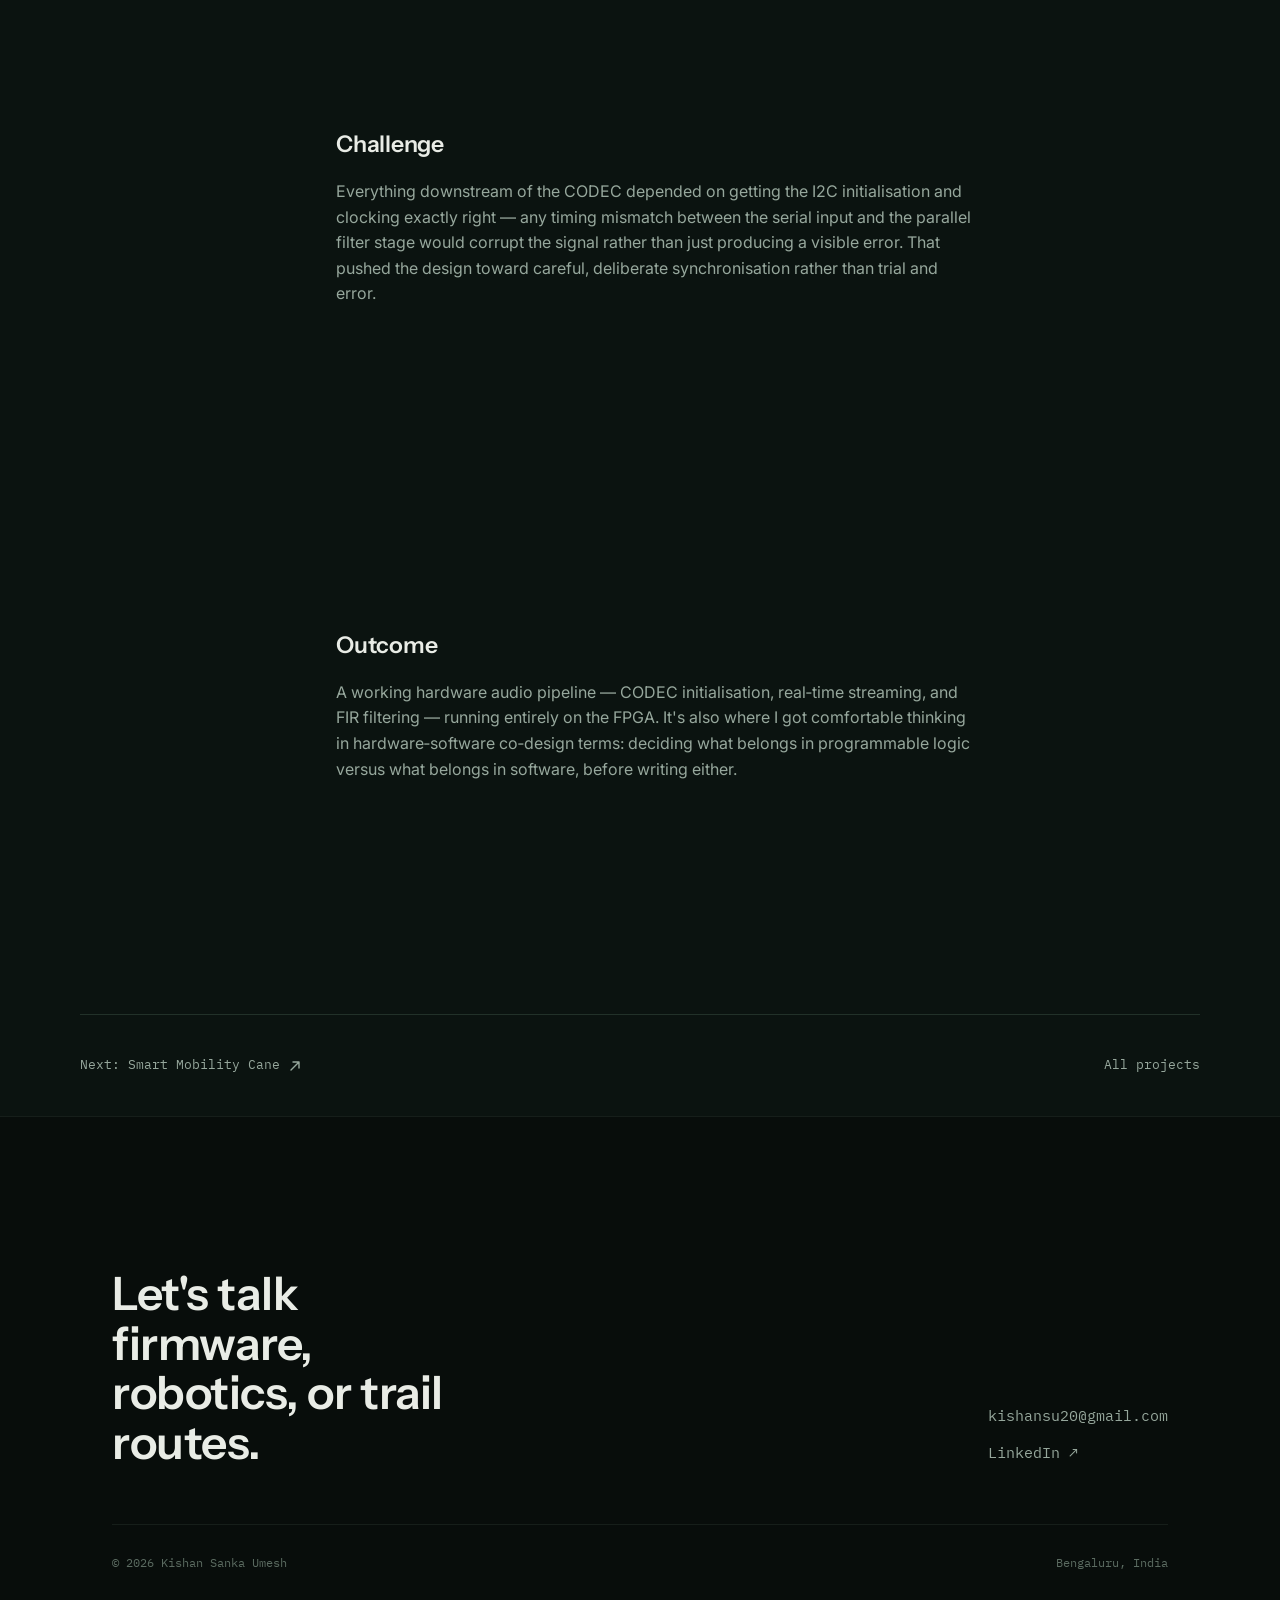
<file: projects/fpga-audio-processor.html>
<!DOCTYPE html>
<html lang="en">
<head>
<meta charset="UTF-8">
<meta name="viewport" content="width=device-width, initial-scale=1.0">
<title>FPGA Audio Processor — Kishan Sanka Umesh</title>
<link rel="icon" href="../favicon.svg" type="image/svg+xml">
<link rel="stylesheet" href="../css/style.css">
</head>
<body>

<nav class="proj-nav">
  <div class="wrap">
    <a class="back-link" href="../index.html#projects">
      <svg width="14" height="14" viewBox="0 0 14 14" fill="none"><path d="M11 3L3 11M3 11H9M3 11V5" stroke="currentColor" stroke-width="1.4" stroke-linecap="round" stroke-linejoin="round"/></svg>
      All projects
    </a>
    <a href="../index.html" class="mark" aria-label="Home">KSU</a>
  </div>
</nav>

<header class="proj-hero">
  <div class="wrap">
    <div class="eyebrow">MSc · Newcastle University · 2024</div>
    <h1>FPGA Audio Processor</h1>
    <p>A synchronous digital signal processing pipeline built in VHDL — driving a hardware CODEC and filtering real‑time audio streams entirely in programmable logic.</p>
    <div class="proj-meta">
      <span class="chip">VHDL</span>
      <span class="chip">FPGA</span>
      <span class="chip">I2C</span>
      <span class="chip">FIR filter</span>
    </div>
  </div>
</header>

<div class="wrap proj-body">
  <nav class="proj-toc" aria-label="Sections on this page">
    <div>On this page</div>
    <a href="#overview">Overview</a>
    <a href="#build">What I built</a>
    <a href="#challenge">Challenge</a>
    <a href="#outcome">Outcome</a>
  </nav>

  <div class="proj-content">
    <section id="overview">
      <h2>Overview</h2>
      <p>This project was pre‑silicon validation work for digital signal processing: designing a synchronous architecture on an FPGA, timed to a 50 MHz master clock, that could take in live audio, filter it, and pass it back out — all in hardware, with no software in the loop.</p>
    </section>

    <section id="build">
      <h2>What I built</h2>
      <ul>
        <li>A synchronous VHDL architecture aligned to a single 50 MHz master clock across the design.</li>
        <li>Custom data‑forwarding protocols to initialise and drive an onboard hardware CODEC chip over I2C, and manage the real‑time audio stream once it was running.</li>
        <li>A serial‑to‑parallel conversion interface feeding a parallel FIR filter, so incoming serial audio data could be processed through the filter chain in hardware.</li>
      </ul>
    </section>

    <section id="challenge">
      <h2>Challenge</h2>
      <p>Everything downstream of the CODEC depended on getting the I2C initialisation and clocking exactly right — any timing mismatch between the serial input and the parallel filter stage would corrupt the signal rather than just producing a visible error. That pushed the design toward careful, deliberate synchronisation rather than trial and error.</p>
    </section>

    <section id="outcome">
      <h2>Outcome</h2>
      <p>A working hardware audio pipeline — CODEC initialisation, real‑time streaming, and FIR filtering — running entirely on the FPGA. It's also where I got comfortable thinking in hardware‑software co‑design terms: deciding what belongs in programmable logic versus what belongs in software, before writing either.</p>
    </section>
  </div>
</div>

<div class="wrap proj-footer-nav">
  <a class="back-link" href="smart-mobility-cane.html">
    Next: Smart Mobility Cane
    <svg width="14" height="14" viewBox="0 0 14 14" fill="none"><path d="M3 11L11 3M11 3H5M11 3V9" stroke="currentColor" stroke-width="1.4" stroke-linecap="round" stroke-linejoin="round"/></svg>
  </a>
  <a class="back-link" href="../index.html#projects">All projects</a>
</div>

<footer class="footer">
  <div class="wrap">
    <div class="footer-top">
      <h2>Let's talk firmware, robotics, or trail routes.</h2>
      <div class="footer-links">
        <a href="mailto:kishansu20@gmail.com">kishansu20@gmail.com</a>
        <a href="https://linkedin.com/in/REPLACE-WITH-YOUR-LINKEDIN" target="_blank" rel="noopener">LinkedIn ↗</a>
      </div>
    </div>
    <div class="footer-bottom">
      <span>© <span data-year>2026</span> Kishan Sanka Umesh</span>
      <span>Bengaluru, India</span>
    </div>
  </div>
</footer>

<script src="../js/script.js"></script>
</body>
</html>
</file>
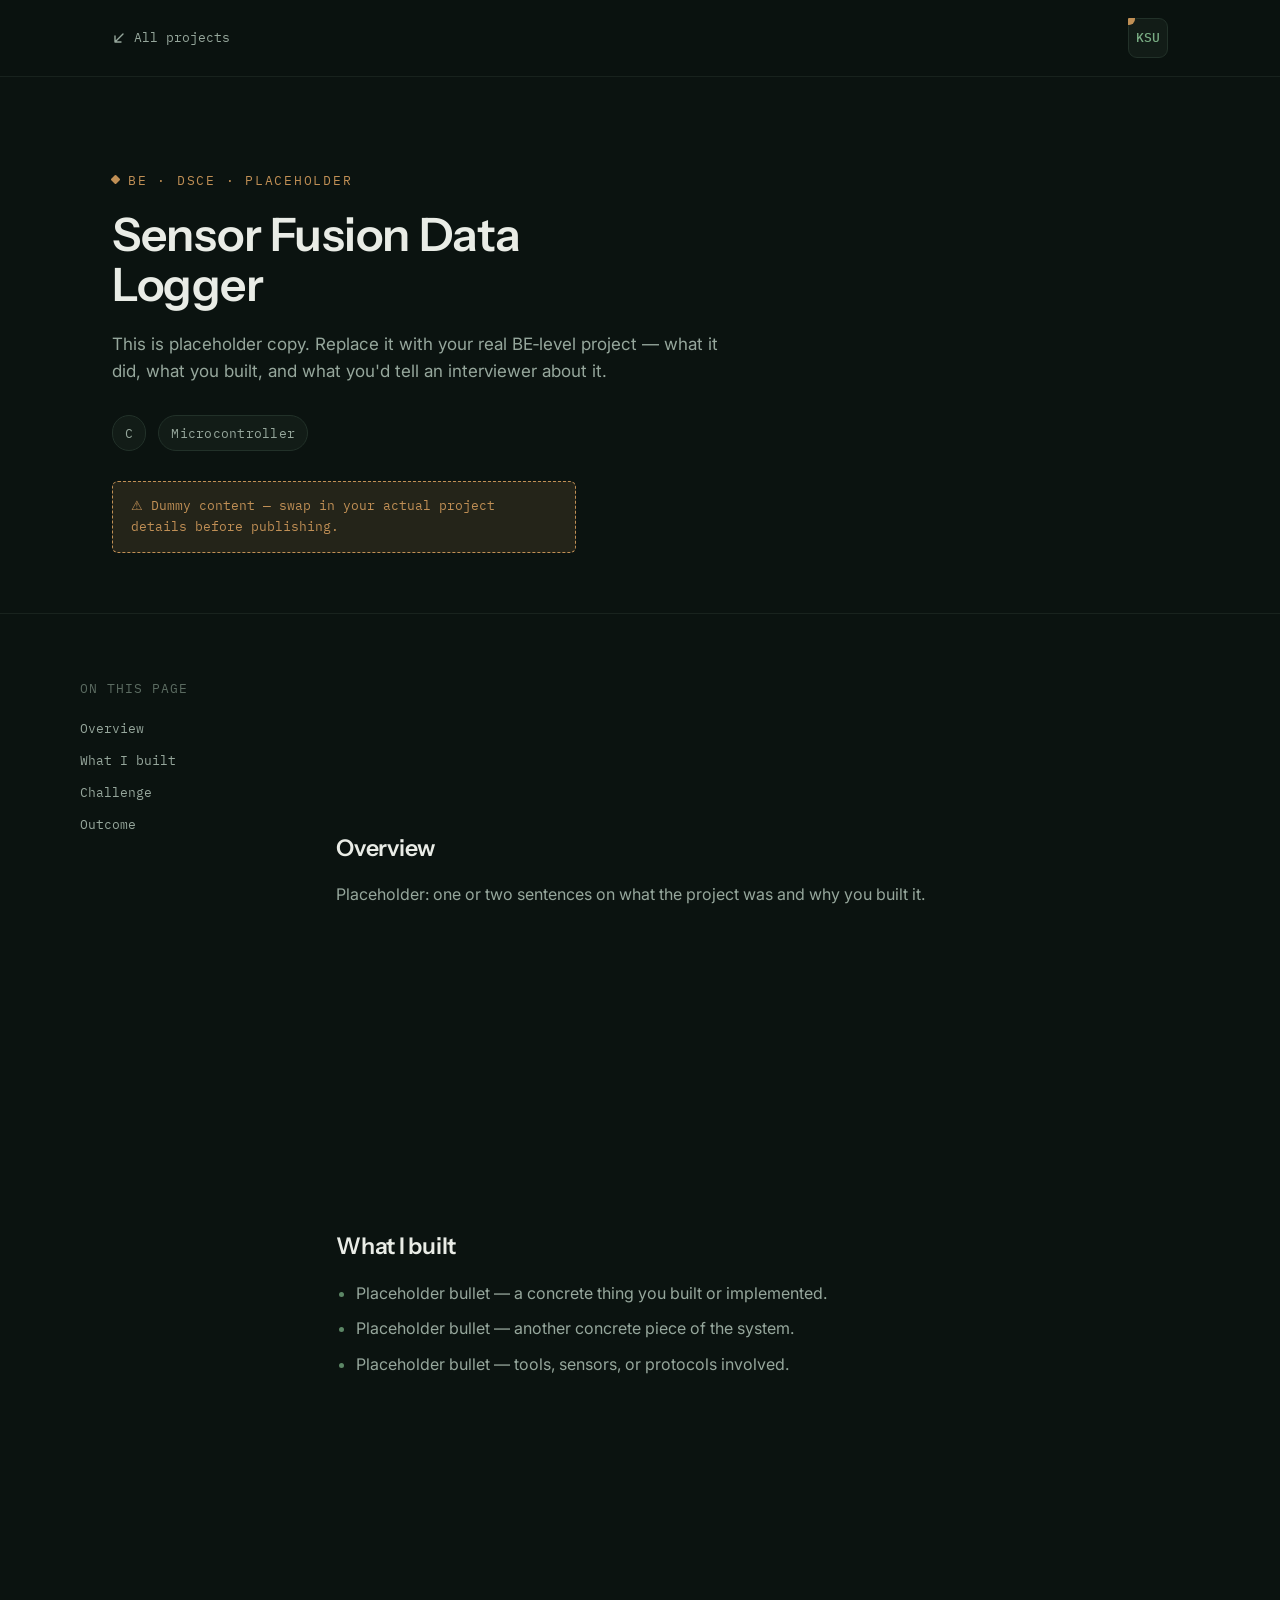
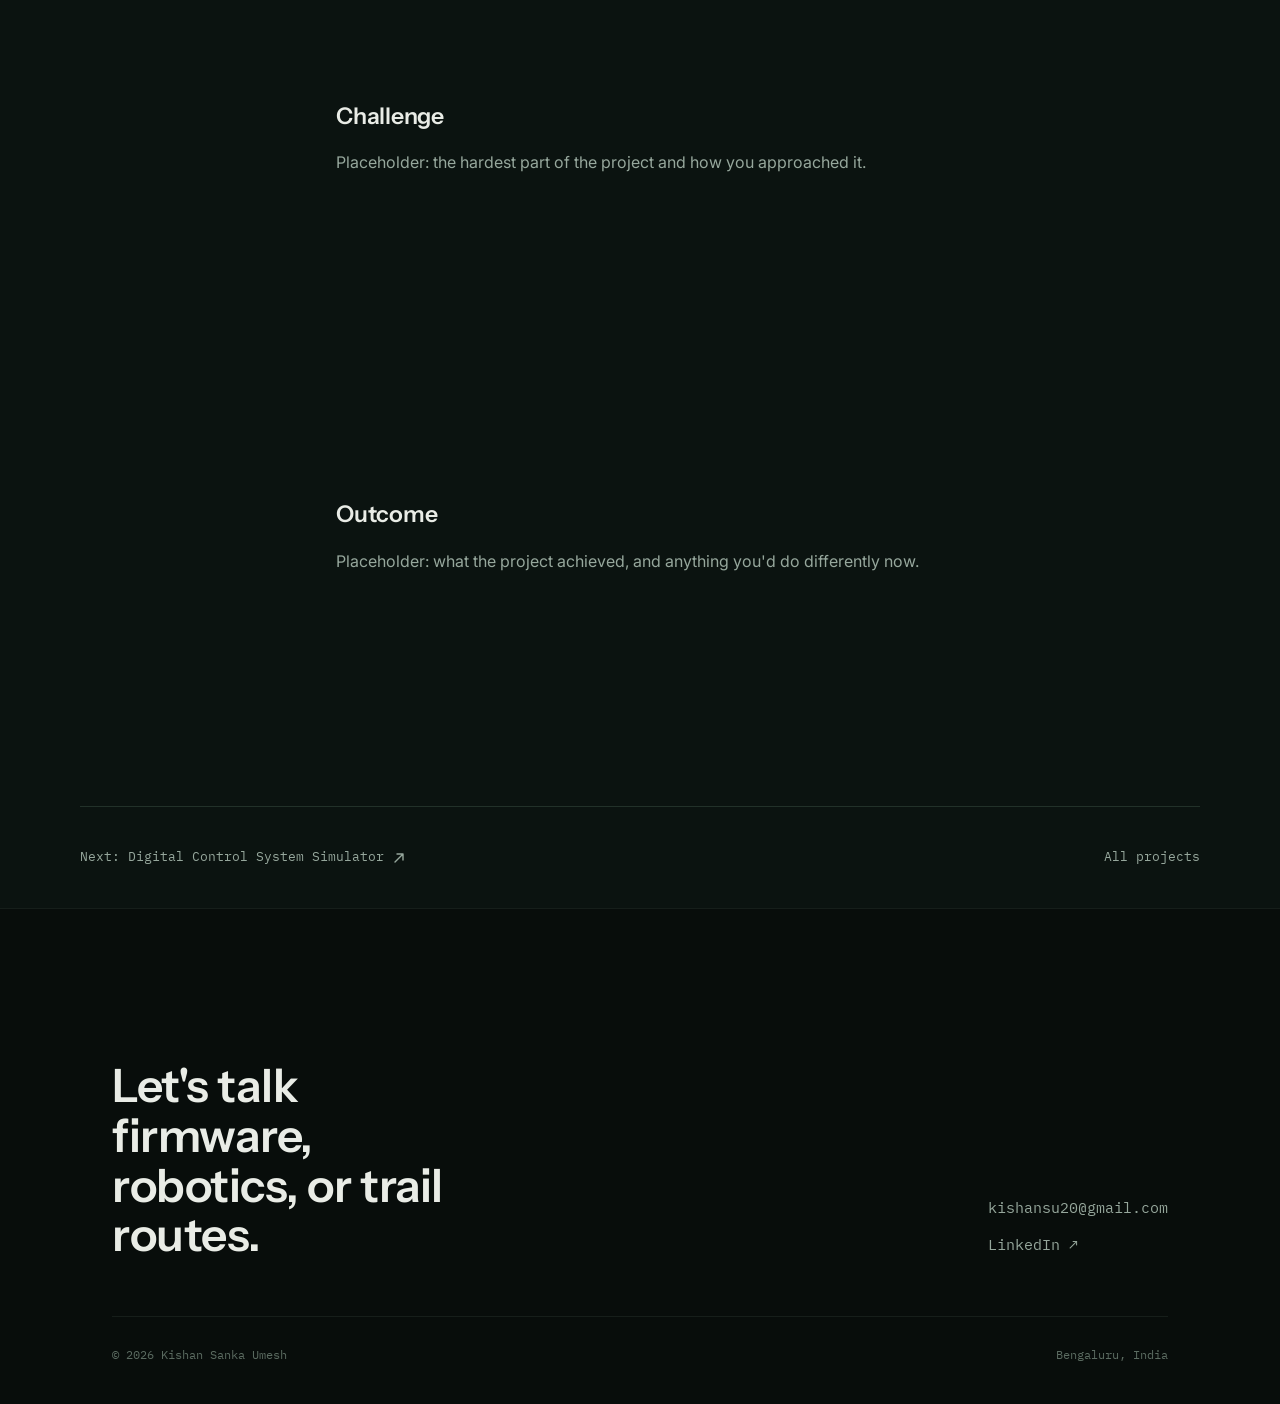
<file: projects/sensor-fusion-logger.html>
<!DOCTYPE html>
<html lang="en">
<head>
<meta charset="UTF-8">
<meta name="viewport" content="width=device-width, initial-scale=1.0">
<title>Sensor Fusion Data Logger (placeholder) — Kishan Sanka Umesh</title>
<link rel="icon" href="../favicon.svg" type="image/svg+xml">
<link rel="stylesheet" href="../css/style.css">
</head>
<body>

<nav class="proj-nav">
  <div class="wrap">
    <a class="back-link" href="../index.html#projects">
      <svg width="14" height="14" viewBox="0 0 14 14" fill="none"><path d="M11 3L3 11M3 11H9M3 11V5" stroke="currentColor" stroke-width="1.4" stroke-linecap="round" stroke-linejoin="round"/></svg>
      All projects
    </a>
    <a href="../index.html" class="mark" aria-label="Home">KSU</a>
  </div>
</nav>

<header class="proj-hero">
  <div class="wrap">
    <div class="eyebrow">BE · DSCE · Placeholder</div>
    <h1>Sensor Fusion Data Logger</h1>
    <p>This is placeholder copy. Replace it with your real BE‑level project — what it did, what you built, and what you'd tell an interviewer about it.</p>
    <div class="proj-meta">
      <span class="chip">C</span>
      <span class="chip">Microcontroller</span>
    </div>
    <div class="placeholder-banner">⚠ Dummy content — swap in your actual project details before publishing.</div>
  </div>
</header>

<div class="wrap proj-body">
  <nav class="proj-toc" aria-label="Sections on this page">
    <div>On this page</div>
    <a href="#overview">Overview</a>
    <a href="#build">What I built</a>
    <a href="#challenge">Challenge</a>
    <a href="#outcome">Outcome</a>
  </nav>

  <div class="proj-content">
    <section id="overview">
      <h2>Overview</h2>
      <p>Placeholder: one or two sentences on what the project was and why you built it.</p>
    </section>

    <section id="build">
      <h2>What I built</h2>
      <ul>
        <li>Placeholder bullet — a concrete thing you built or implemented.</li>
        <li>Placeholder bullet — another concrete piece of the system.</li>
        <li>Placeholder bullet — tools, sensors, or protocols involved.</li>
      </ul>
    </section>

    <section id="challenge">
      <h2>Challenge</h2>
      <p>Placeholder: the hardest part of the project and how you approached it.</p>
    </section>

    <section id="outcome">
      <h2>Outcome</h2>
      <p>Placeholder: what the project achieved, and anything you'd do differently now.</p>
    </section>
  </div>
</div>

<div class="wrap proj-footer-nav">
  <a class="back-link" href="digital-control-simulator.html">
    Next: Digital Control System Simulator
    <svg width="14" height="14" viewBox="0 0 14 14" fill="none"><path d="M3 11L11 3M11 3H5M11 3V9" stroke="currentColor" stroke-width="1.4" stroke-linecap="round" stroke-linejoin="round"/></svg>
  </a>
  <a class="back-link" href="../index.html#projects">All projects</a>
</div>

<footer class="footer">
  <div class="wrap">
    <div class="footer-top">
      <h2>Let's talk firmware, robotics, or trail routes.</h2>
      <div class="footer-links">
        <a href="mailto:kishansu20@gmail.com">kishansu20@gmail.com</a>
        <a href="https://linkedin.com/in/REPLACE-WITH-YOUR-LINKEDIN" target="_blank" rel="noopener">LinkedIn ↗</a>
      </div>
    </div>
    <div class="footer-bottom">
      <span>© <span data-year>2026</span> Kishan Sanka Umesh</span>
      <span>Bengaluru, India</span>
    </div>
  </div>
</footer>

<script src="../js/script.js"></script>
</body>
</html>
</file>
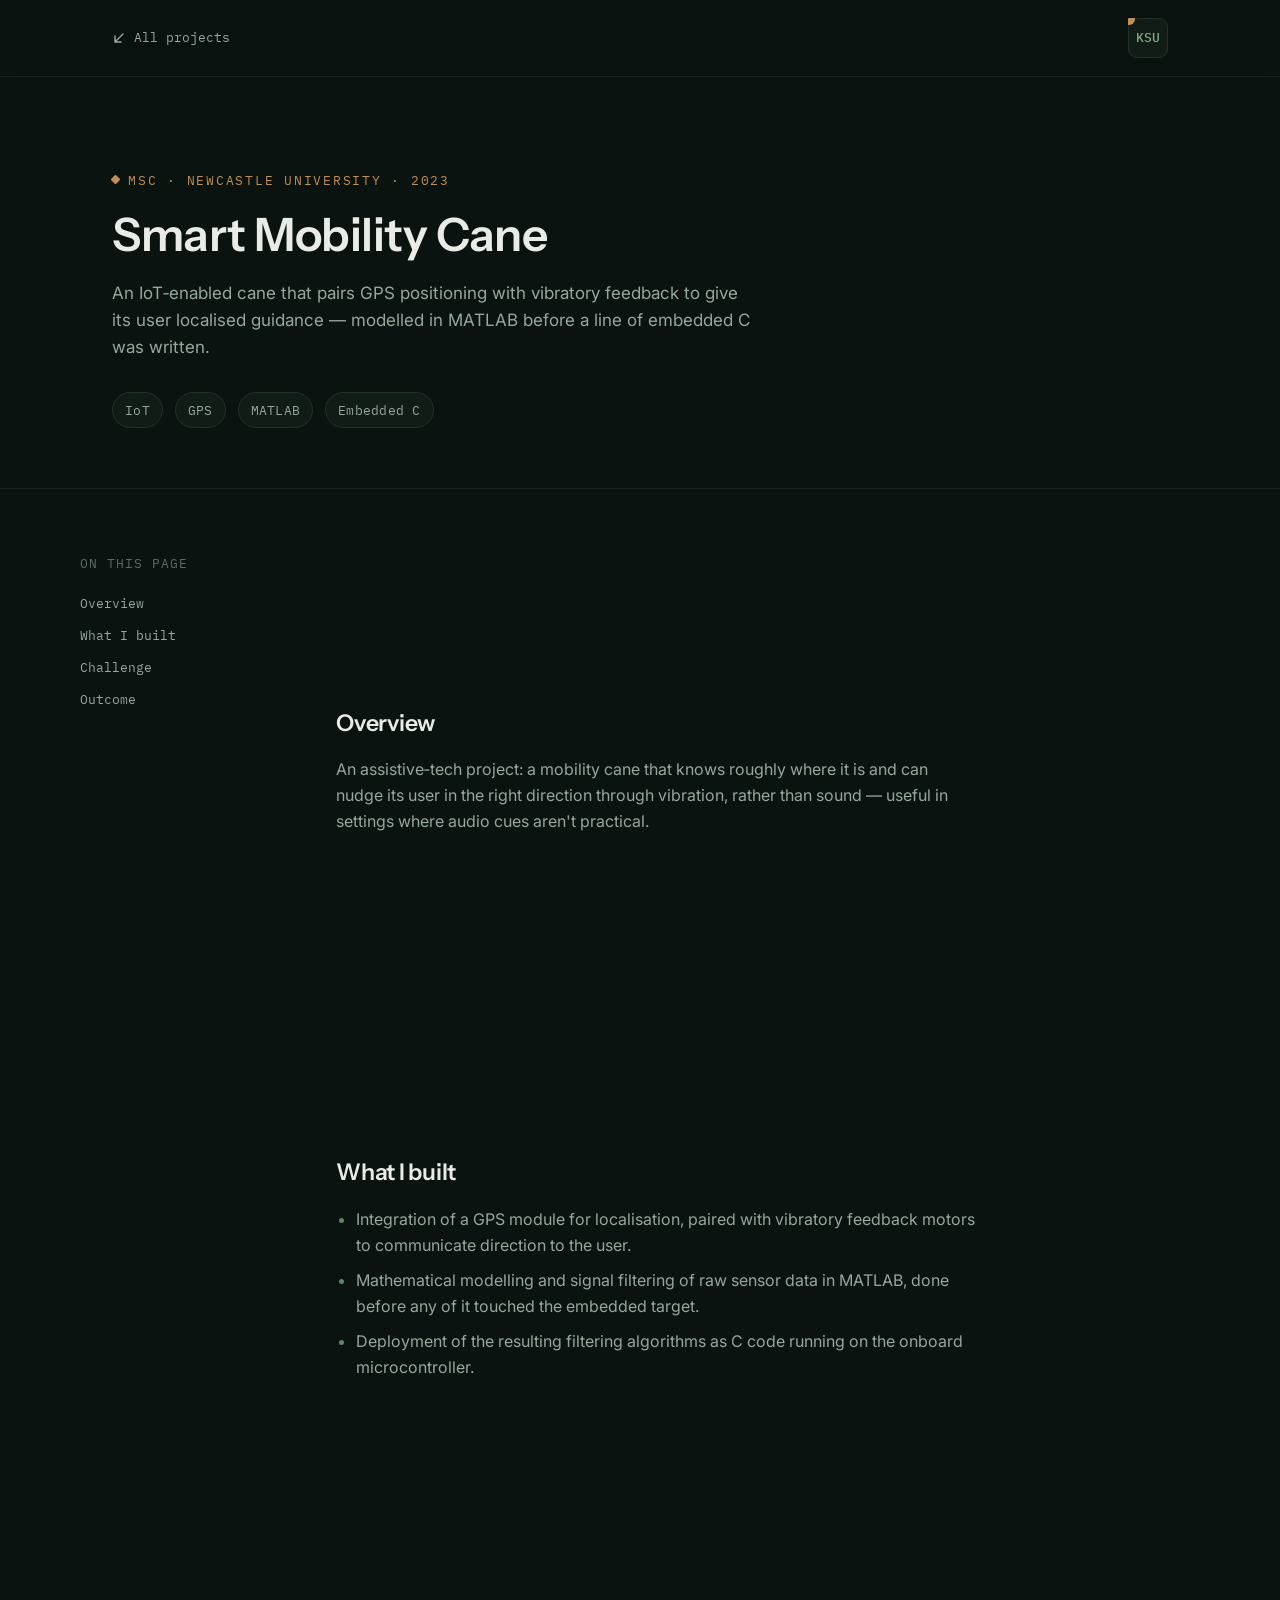
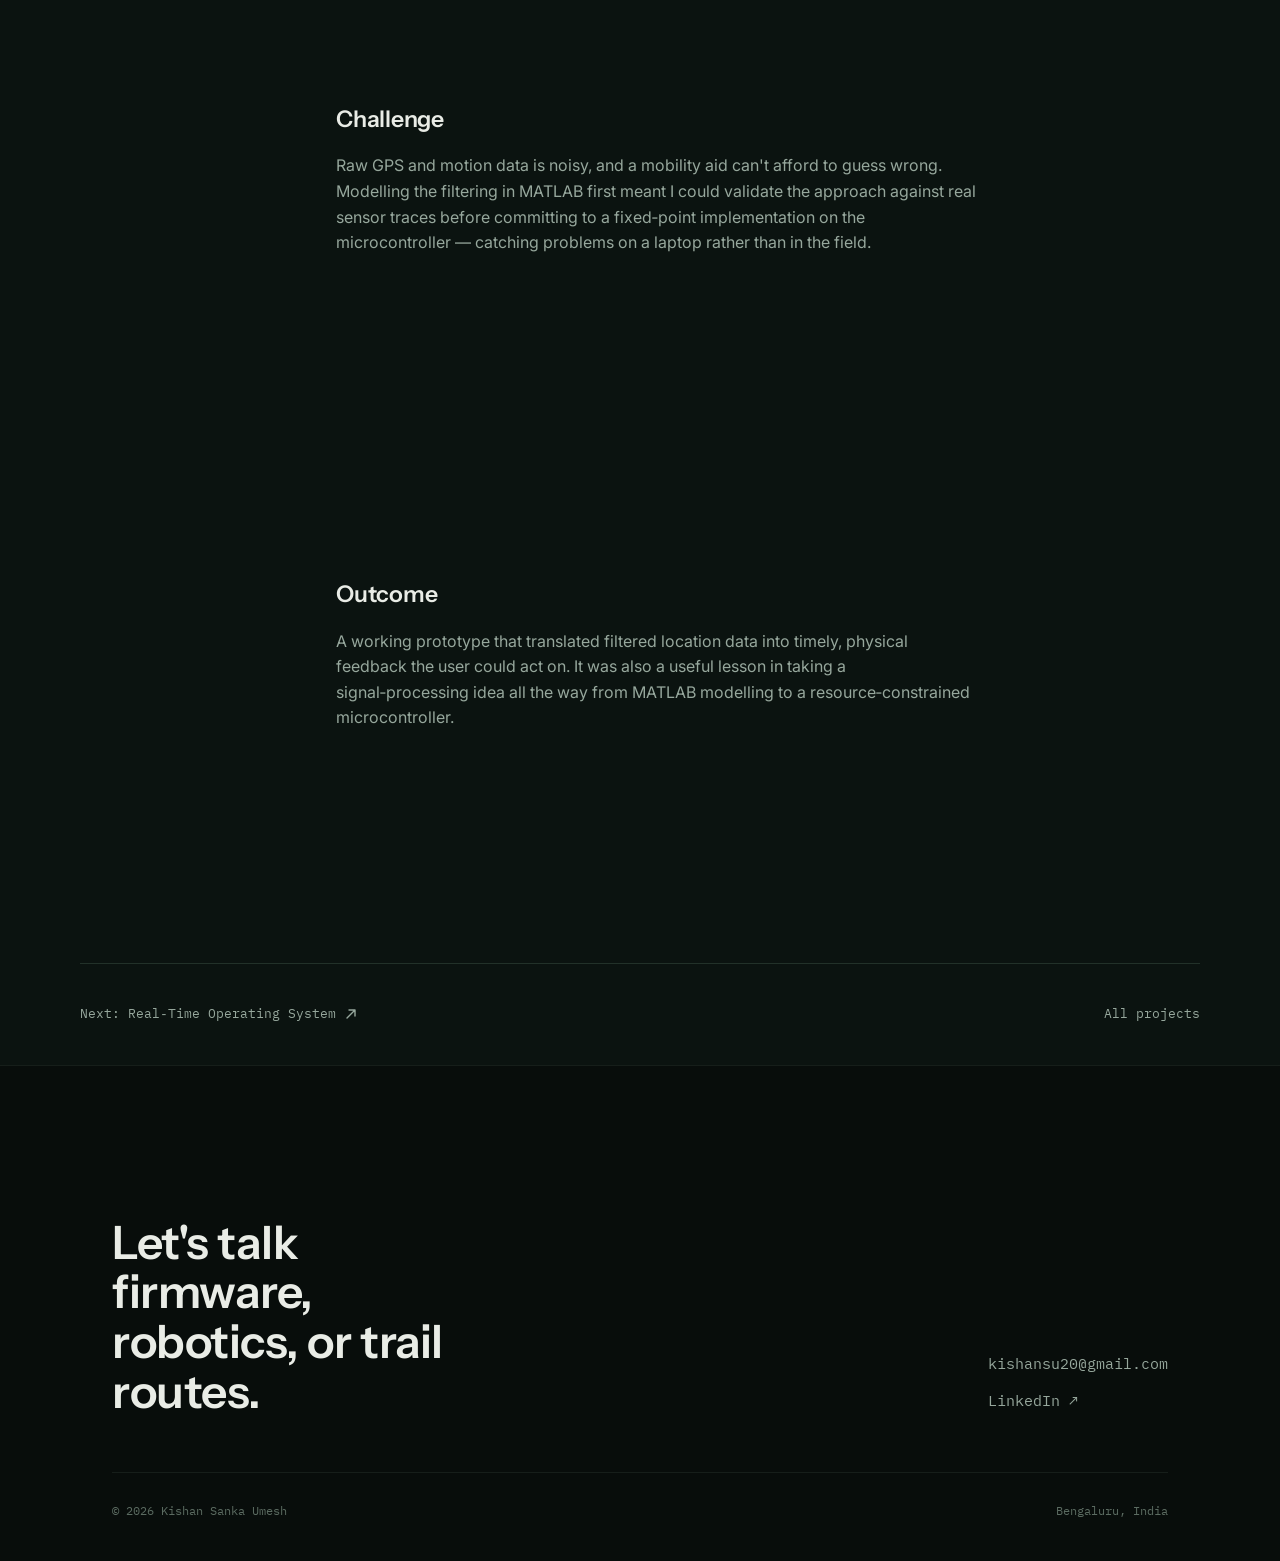
<file: projects/smart-mobility-cane.html>
<!DOCTYPE html>
<html lang="en">
<head>
<meta charset="UTF-8">
<meta name="viewport" content="width=device-width, initial-scale=1.0">
<title>Smart Mobility Cane — Kishan Sanka Umesh</title>
<link rel="icon" href="../favicon.svg" type="image/svg+xml">
<link rel="stylesheet" href="../css/style.css">
</head>
<body>

<nav class="proj-nav">
  <div class="wrap">
    <a class="back-link" href="../index.html#projects">
      <svg width="14" height="14" viewBox="0 0 14 14" fill="none"><path d="M11 3L3 11M3 11H9M3 11V5" stroke="currentColor" stroke-width="1.4" stroke-linecap="round" stroke-linejoin="round"/></svg>
      All projects
    </a>
    <a href="../index.html" class="mark" aria-label="Home">KSU</a>
  </div>
</nav>

<header class="proj-hero">
  <div class="wrap">
    <div class="eyebrow">MSc · Newcastle University · 2023</div>
    <h1>Smart Mobility Cane</h1>
    <p>An IoT‑enabled cane that pairs GPS positioning with vibratory feedback to give its user localised guidance — modelled in MATLAB before a line of embedded C was written.</p>
    <div class="proj-meta">
      <span class="chip">IoT</span>
      <span class="chip">GPS</span>
      <span class="chip">MATLAB</span>
      <span class="chip">Embedded C</span>
    </div>
  </div>
</header>

<div class="wrap proj-body">
  <nav class="proj-toc" aria-label="Sections on this page">
    <div>On this page</div>
    <a href="#overview">Overview</a>
    <a href="#build">What I built</a>
    <a href="#challenge">Challenge</a>
    <a href="#outcome">Outcome</a>
  </nav>

  <div class="proj-content">
    <section id="overview">
      <h2>Overview</h2>
      <p>An assistive‑tech project: a mobility cane that knows roughly where it is and can nudge its user in the right direction through vibration, rather than sound — useful in settings where audio cues aren't practical.</p>
    </section>

    <section id="build">
      <h2>What I built</h2>
      <ul>
        <li>Integration of a GPS module for localisation, paired with vibratory feedback motors to communicate direction to the user.</li>
        <li>Mathematical modelling and signal filtering of raw sensor data in MATLAB, done before any of it touched the embedded target.</li>
        <li>Deployment of the resulting filtering algorithms as C code running on the onboard microcontroller.</li>
      </ul>
    </section>

    <section id="challenge">
      <h2>Challenge</h2>
      <p>Raw GPS and motion data is noisy, and a mobility aid can't afford to guess wrong. Modelling the filtering in MATLAB first meant I could validate the approach against real sensor traces before committing to a fixed‑point implementation on the microcontroller — catching problems on a laptop rather than in the field.</p>
    </section>

    <section id="outcome">
      <h2>Outcome</h2>
      <p>A working prototype that translated filtered location data into timely, physical feedback the user could act on. It was also a useful lesson in taking a signal‑processing idea all the way from MATLAB modelling to a resource‑constrained microcontroller.</p>
    </section>
  </div>
</div>

<div class="wrap proj-footer-nav">
  <a class="back-link" href="custom-rtos.html">
    Next: Real‑Time Operating System
    <svg width="14" height="14" viewBox="0 0 14 14" fill="none"><path d="M3 11L11 3M11 3H5M11 3V9" stroke="currentColor" stroke-width="1.4" stroke-linecap="round" stroke-linejoin="round"/></svg>
  </a>
  <a class="back-link" href="../index.html#projects">All projects</a>
</div>

<footer class="footer">
  <div class="wrap">
    <div class="footer-top">
      <h2>Let's talk firmware, robotics, or trail routes.</h2>
      <div class="footer-links">
        <a href="mailto:kishansu20@gmail.com">kishansu20@gmail.com</a>
        <a href="https://linkedin.com/in/REPLACE-WITH-YOUR-LINKEDIN" target="_blank" rel="noopener">LinkedIn ↗</a>
      </div>
    </div>
    <div class="footer-bottom">
      <span>© <span data-year>2026</span> Kishan Sanka Umesh</span>
      <span>Bengaluru, India</span>
    </div>
  </div>
</footer>

<script src="../js/script.js"></script>
</body>
</html>
</file>
<file: css/style.css>
/* =========================================================
   Kishan Sanka Umesh — Portfolio
   Design language: matte PCB green + brushed copper trace,
   dark substrate. Timelines read like circuit traces,
   the hero waveform nods to oscilloscope debugging.
   ========================================================= */

@import url('https://fonts.googleapis.com/css2?family=Instrument+Sans:ital,wght@0,400..700;1,400..700&family=Inter:wght@400;500;600&family=IBM+Plex+Mono:wght@400;500&display=swap');

:root{
  /* --- color: dark PCB substrate + moss green + copper trace --- */
  --bg:            #0B1310;
  --bg-alt:        #080D0B;
  --surface:       #121C17;
  --surface-hover: #182620;
  --border:        #223129;
  --border-soft:   rgba(150, 180, 160, 0.10);

  --text:          #E9ECE6;
  --text-muted:    #96A79C;
  --text-faint:    #5B6B61;

  --accent:        #79AC83;   /* matte moss green */
  --accent-dim:    #5C8766;
  --accent-soft:   rgba(121, 172, 131, 0.12);

  --copper:        #C08F55;   /* muted brass / copper trace */
  --copper-soft:   rgba(192, 143, 85, 0.14);

  /* --- type --- */
  --f-display: 'Instrument Sans', sans-serif;
  --f-body:    'Inter', sans-serif;
  --f-mono:    'IBM Plex Mono', monospace;

  /* --- rhythm --- */
  --container: 1120px;
  --gap-section: 152px;
  --radius-s: 6px;
  --radius-m: 10px;
  --radius-l: 16px;
}

@media (max-width: 780px){
  :root{ --gap-section: 92px; }
}

*, *::before, *::after{ box-sizing: border-box; }
html{ scroll-behavior: smooth; }
@media (prefers-reduced-motion: reduce){
  html{ scroll-behavior: auto; }
  *, *::before, *::after{ animation-duration: 0.01ms !important; animation-iteration-count: 1 !important; transition-duration: 0.01ms !important; }
}

body{
  margin: 0;
  background: var(--bg);
  color: var(--text);
  font-family: var(--f-body);
  font-size: 16px;
  line-height: 1.6;
  -webkit-font-smoothing: antialiased;
}

img{ max-width: 100%; display: block; }
a{ color: inherit; text-decoration: none; }

::selection{ background: var(--accent-soft); color: var(--text); }

/* focus visibility */
a:focus-visible, button:focus-visible, .tab:focus-visible{
  outline: 1.5px solid var(--accent);
  outline-offset: 3px;
  border-radius: 4px;
}

.wrap{
  max-width: var(--container);
  margin: 0 auto;
  padding: 0 32px;
}
@media (max-width: 620px){
  .wrap{ padding: 0 22px; }
}

section{ padding: var(--gap-section) 0; }

h1, h2, h3, h4{
  font-family: var(--f-display);
  font-weight: 600;
  letter-spacing: -0.01em;
  margin: 0;
  color: var(--text);
}

.eyebrow{
  display: inline-flex;
  align-items: center;
  gap: 9px;
  font-family: var(--f-mono);
  font-size: 12.5px;
  letter-spacing: 0.14em;
  text-transform: uppercase;
  color: var(--copper);
  margin: 0 0 18px;
}
.eyebrow::before{
  content: "";
  width: 7px;
  height: 7px;
  background: var(--copper);
  border-radius: 1px;
  transform: rotate(45deg);
  flex: none;
}

.section-head{
  max-width: 640px;
  margin-bottom: 56px;
}
.section-head h2{
  font-size: clamp(28px, 3.4vw, 38px);
}
.section-head p{
  color: var(--text-muted);
  font-size: 16.5px;
  margin: 14px 0 0;
  max-width: 52ch;
}

/* =========================
   NAV
   ========================= */
.nav{
  position: fixed;
  top: 0; left: 0; right: 0;
  z-index: 100;
  padding: 18px 0;
  transition: background 0.35s ease, border-color 0.35s ease, padding 0.35s ease;
  border-bottom: 1px solid transparent;
}
.nav.is-scrolled{
  background: rgba(11, 19, 16, 0.86);
  backdrop-filter: blur(10px);
  border-bottom-color: var(--border-soft);
  padding: 13px 0;
}
.nav .wrap{
  display: flex;
  align-items: center;
  justify-content: space-between;
}
.nav-links{
  display: flex;
  align-items: center;
  gap: 34px;
  list-style: none;
  margin: 0; padding: 0;
  font-family: var(--f-mono);
  font-size: 13px;
  letter-spacing: 0.03em;
}
.nav-links a{
  color: var(--text-muted);
  position: relative;
  padding: 4px 0;
  transition: color 0.2s ease;
}
.nav-links a:hover, .nav-links a.is-active{ color: var(--text); }
.nav-links a.is-active::after{
  content: "";
  position: absolute;
  left: 0; bottom: -3px;
  width: 100%; height: 1px;
  background: var(--accent);
}
.nav-cta{ color: var(--accent) !important; }
.nav-cta:hover{ color: #8CBB94 !important; }

.nav-burger{
  display: none;
  width: 34px; height: 34px;
  border: 1px solid var(--border);
  border-radius: var(--radius-s);
  background: var(--surface);
  color: var(--text);
  align-items: center;
  justify-content: center;
  cursor: pointer;
}

@media (max-width: 780px){
  .nav-links{
    position: fixed;
    top: 62px; left: 22px; right: 22px;
    background: var(--surface);
    border: 1px solid var(--border);
    border-radius: var(--radius-m);
    flex-direction: column;
    align-items: flex-start;
    gap: 0;
    padding: 6px;
    display: none;
  }
  .nav-links.is-open{ display: flex; }
  .nav-links li{ width: 100%; }
  .nav-links a{ display: block; padding: 12px 14px; width: 100%; border-radius: 6px; }
  .nav-links a:hover{ background: var(--surface-hover); }
  .nav-burger{ display: flex; }
}

/* =========================
   MONOGRAM MARK
   ========================= */
.mark{
  --s: 40px;
  width: var(--s); height: var(--s);
  display: inline-flex;
  align-items: center;
  justify-content: center;
  position: relative;
  background: var(--surface);
  border: 1px solid var(--border);
  border-radius: 9px;
  font-family: var(--f-mono);
  font-weight: 500;
  font-size: 13px;
  letter-spacing: 0.01em;
  color: var(--accent);
  flex: none;
}
.mark::before{
  content: "";
  position: absolute;
  top: -1px; left: -1px;
  width: 7px; height: 7px;
  background: var(--copper);
  border-radius: 1px 0 6px 0;
}
.mark-lg{ --s: 84px; font-size: 24px; border-radius: 16px; }
.mark-lg::before{ width: 13px; height: 13px; }

/* =========================
   HERO
   ========================= */
.hero{
  min-height: 100dvh;
  display: flex;
  flex-direction: column;
  justify-content: center;
  padding-top: 120px;
  position: relative;
  overflow: hidden;
}
.hero-inner{
  max-width: 760px;
}
.hero-mark{ margin-bottom: 30px; }
.hero h1{
  font-size: clamp(38px, 6vw, 64px);
  line-height: 1.06;
  letter-spacing: -0.02em;
}
.hero h1 em{
  font-style: normal;
  color: var(--accent);
}
.hero-sub{
  font-size: clamp(16px, 2vw, 18.5px);
  color: var(--text-muted);
  max-width: 54ch;
  margin: 22px 0 0;
}
.hero-meta{
  display: flex;
  flex-wrap: wrap;
  gap: 10px 12px;
  margin-top: 36px;
}
.chip{
  font-family: var(--f-mono);
  font-size: 12.5px;
  color: var(--text-muted);
  border: 1px solid var(--border);
  background: var(--surface);
  padding: 7px 12px;
  border-radius: 100px;
  letter-spacing: 0.02em;
}
.hero-actions{
  display: flex;
  gap: 14px;
  margin-top: 40px;
  flex-wrap: wrap;
}
.btn{
  font-family: var(--f-mono);
  font-size: 13.5px;
  letter-spacing: 0.02em;
  padding: 13px 22px;
  border-radius: var(--radius-s);
  display: inline-flex;
  align-items: center;
  gap: 8px;
  transition: all 0.2s ease;
  border: 1px solid transparent;
}
.btn-primary{
  background: var(--accent);
  color: var(--bg);
}
.btn-primary:hover{ background: #8CBB94; transform: translateY(-1px); }
.btn-ghost{
  border-color: var(--border);
  color: var(--text);
  background: transparent;
}
.btn-ghost:hover{ border-color: var(--accent-dim); color: var(--accent); }

.hero-wave{
  position: relative;
  margin-top: 76px;
  width: 100%;
  height: 90px;
}
.hero-wave svg{ width: 100%; height: 100%; display: block; }
.wave-path{
  fill: none;
  stroke: var(--accent);
  stroke-width: 1.4;
  stroke-linecap: round;
  opacity: 0.85;
  stroke-dasharray: 1400;
  stroke-dashoffset: 1400;
  animation: draw 2.6s ease-out forwards 0.3s;
}
.wave-grid line{ stroke: var(--border-soft); stroke-width: 1; }
.wave-dot{
  fill: var(--copper);
  opacity: 0;
  animation: dotfade 0.4s ease forwards 2.6s;
}
@keyframes draw{ to{ stroke-dashoffset: 0; } }
@keyframes dotfade{ to{ opacity: 1; } }
@media (prefers-reduced-motion: reduce){
  .wave-path{ stroke-dashoffset: 0; animation: none; }
  .wave-dot{ opacity: 1; animation: none; }
}

/* =========================
   ABOUT
   ========================= */
.about-grid{
  display: grid;
  grid-template-columns: 1.3fr 1fr;
  gap: 64px;
}
@media (max-width: 780px){
  .about-grid{ grid-template-columns: 1fr; gap: 40px; }
}
.about-copy p{
  font-size: 17px;
  color: var(--text-muted);
  margin: 0 0 18px;
  max-width: 56ch;
}
.about-copy p strong{ color: var(--text); font-weight: 500; }
.fact-list{
  list-style: none;
  margin: 0; padding: 0;
  border-top: 1px solid var(--border);
}
.fact-list li{
  display: flex;
  justify-content: space-between;
  gap: 20px;
  padding: 16px 0;
  border-bottom: 1px solid var(--border);
  font-size: 14.5px;
}
.fact-list dt, .fact-k{
  font-family: var(--f-mono);
  color: var(--text-faint);
  font-size: 12.5px;
  text-transform: uppercase;
  letter-spacing: 0.08em;
  padding-top: 2px;
}
.fact-v{ color: var(--text-muted); text-align: right; }

/* =========================
   TIMELINE (experience / education)
   ========================= */
.timeline{
  position: relative;
  padding-left: 32px;
  border-left: 1px solid var(--border);
}
.tl-item{
  position: relative;
  padding-bottom: 56px;
}
.tl-item:last-child{ padding-bottom: 0; }
.tl-item::before{
  content: "";
  position: absolute;
  left: -37px;
  top: 4px;
  width: 9px; height: 9px;
  border-radius: 2px;
  transform: rotate(45deg);
  background: var(--bg);
  border: 1.5px solid var(--accent);
}
.tl-date{
  font-family: var(--f-mono);
  font-size: 12.5px;
  color: var(--copper);
  letter-spacing: 0.04em;
  margin-bottom: 8px;
  display: block;
}
.tl-role{
  font-family: var(--f-display);
  font-size: 20px;
  font-weight: 600;
  color: var(--text);
  margin: 0 0 3px;
}
.tl-org{
  font-size: 14.5px;
  color: var(--text-muted);
  margin-bottom: 14px;
}
.tl-list{
  margin: 0;
  padding-left: 18px;
  color: var(--text-muted);
  font-size: 15px;
}
.tl-list li{ margin-bottom: 8px; }
.tl-list li::marker{ color: var(--accent-dim); }
.tl-tags{
  display: flex; flex-wrap: wrap; gap: 8px;
  margin-top: 16px;
}
.tl-tags span{
  font-family: var(--f-mono);
  font-size: 11.5px;
  color: var(--text-faint);
  border: 1px solid var(--border);
  padding: 4px 9px;
  border-radius: 5px;
}

/* =========================
   PROJECTS
   ========================= */
.tabs{
  display: inline-flex;
  gap: 4px;
  padding: 4px;
  background: var(--surface);
  border: 1px solid var(--border);
  border-radius: 100px;
  margin-bottom: 40px;
}
.tab{
  font-family: var(--f-mono);
  font-size: 12.5px;
  letter-spacing: 0.03em;
  color: var(--text-muted);
  background: transparent;
  border: none;
  padding: 9px 18px;
  border-radius: 100px;
  cursor: pointer;
  transition: all 0.2s ease;
}
.tab.is-active{
  background: var(--accent);
  color: var(--bg);
}
.tab:not(.is-active):hover{ color: var(--text); }

.card-grid{
  display: grid;
  grid-template-columns: repeat(2, 1fr);
  gap: 22px;
}
@media (max-width: 780px){
  .card-grid{ grid-template-columns: 1fr; }
}
.card{
  background: var(--surface);
  border: 1px solid var(--border);
  border-radius: var(--radius-m);
  padding: 28px;
  display: flex;
  flex-direction: column;
  transition: border-color 0.25s ease, transform 0.25s ease, background 0.25s ease;
}
.card:hover{
  border-color: var(--accent-dim);
  background: var(--surface-hover);
  transform: translateY(-3px);
}
.card-top{
  display: flex;
  justify-content: space-between;
  align-items: flex-start;
  gap: 12px;
  margin-bottom: 14px;
}
.card-index{
  font-family: var(--f-mono);
  font-size: 12px;
  color: var(--text-faint);
}
.badge-placeholder{
  font-family: var(--f-mono);
  font-size: 10.5px;
  letter-spacing: 0.06em;
  text-transform: uppercase;
  color: var(--copper);
  background: var(--copper-soft);
  padding: 3px 8px;
  border-radius: 5px;
}
.card h3{
  font-size: 19px;
  margin-bottom: 10px;
}
.card p{
  color: var(--text-muted);
  font-size: 14.5px;
  margin: 0 0 20px;
  flex: 1;
}
.card-tags{
  display: flex; flex-wrap: wrap; gap: 7px;
  margin-bottom: 18px;
}
.card-tags span{
  font-family: var(--f-mono);
  font-size: 11px;
  color: var(--text-faint);
  border: 1px solid var(--border);
  padding: 3px 8px;
  border-radius: 5px;
}
.card-link{
  font-family: var(--f-mono);
  font-size: 13px;
  color: var(--accent);
  display: inline-flex;
  align-items: center;
  gap: 6px;
}
.card-link svg{ transition: transform 0.2s ease; }
.card:hover .card-link svg{ transform: translateX(3px); }

/* =========================
   BLOG / WRITING
   ========================= */
.blog-panel{
  border: 1px dashed var(--border);
  border-radius: var(--radius-l);
  padding: 56px 40px;
  text-align: center;
  background: radial-gradient(circle at 50% 0%, var(--accent-soft), transparent 60%);
}
.blog-panel h3{
  font-size: 24px;
  margin-bottom: 12px;
}
.blog-panel p{
  color: var(--text-muted);
  max-width: 46ch;
  margin: 0 auto;
}
.ghost-list{
  margin: 36px auto 0;
  max-width: 480px;
  text-align: left;
  list-style: none;
  padding: 0;
}
.ghost-list li{
  display: flex;
  align-items: center;
  gap: 14px;
  padding: 12px 0;
  border-top: 1px solid var(--border-soft);
  opacity: 0.45;
}
.ghost-list li:last-child{ border-bottom: 1px solid var(--border-soft); }
.ghost-bar{
  height: 9px;
  background: var(--text-faint);
  border-radius: 3px;
}
.ghost-date{ width: 54px; flex: none; }
.ghost-title{ flex: 1; }

/* =========================
   CONTACT / FOOTER
   ========================= */
.footer{
  background: var(--bg-alt);
  border-top: 1px solid var(--border-soft);
  padding: var(--gap-section) 0 40px;
}
.footer-top{
  display: flex;
  justify-content: space-between;
  align-items: flex-end;
  flex-wrap: wrap;
  gap: 32px;
  padding-bottom: 56px;
}
.footer-top h2{
  font-size: clamp(30px, 4.4vw, 46px);
  max-width: 12ch;
  line-height: 1.08;
}
.footer-links{
  display: flex;
  flex-direction: column;
  gap: 10px;
  align-items: flex-start;
}
.footer-links a{
  font-family: var(--f-mono);
  font-size: 15px;
  color: var(--text-muted);
  border-bottom: 1px solid transparent;
  padding-bottom: 2px;
  transition: color 0.2s ease, border-color 0.2s ease;
}
.footer-links a:hover{ color: var(--accent); border-color: var(--accent-dim); }
.footer-bottom{
  display: flex;
  justify-content: space-between;
  align-items: center;
  flex-wrap: wrap;
  gap: 12px;
  padding-top: 28px;
  border-top: 1px solid var(--border-soft);
  font-family: var(--f-mono);
  font-size: 12px;
  color: var(--text-faint);
}

/* =========================
   PROJECT DETAIL PAGES
   ========================= */
.proj-nav{
  position: sticky;
  top: 0;
  z-index: 100;
  background: rgba(11, 19, 16, 0.86);
  backdrop-filter: blur(10px);
  border-bottom: 1px solid var(--border-soft);
  padding: 18px 0;
}
.proj-nav .wrap{
  display: flex;
  align-items: center;
  justify-content: space-between;
}
.back-link{
  font-family: var(--f-mono);
  font-size: 13px;
  color: var(--text-muted);
  display: inline-flex;
  align-items: center;
  gap: 8px;
  transition: color 0.2s ease;
}
.back-link:hover{ color: var(--accent); }

.proj-hero{
  padding: 88px 0 60px;
  border-bottom: 1px solid var(--border-soft);
}
.proj-hero .eyebrow{ margin-bottom: 20px; }
.proj-hero h1{
  font-size: clamp(30px, 4.6vw, 46px);
  line-height: 1.1;
  max-width: 18ch;
}
.proj-hero p{
  color: var(--text-muted);
  font-size: 17px;
  max-width: 58ch;
  margin: 20px 0 0;
}
.proj-meta{
  display: flex;
  flex-wrap: wrap;
  gap: 10px 12px;
  margin-top: 30px;
}
.placeholder-banner{
  margin-top: 30px;
  border: 1px dashed var(--copper);
  background: var(--copper-soft);
  color: var(--copper);
  font-family: var(--f-mono);
  font-size: 13px;
  padding: 14px 18px;
  border-radius: var(--radius-s);
  max-width: 58ch;
}

.proj-body{
  padding: 64px 0;
  display: grid;
  grid-template-columns: 200px 1fr;
  gap: 56px;
}
@media (max-width: 780px){
  .proj-body{ grid-template-columns: 1fr; gap: 32px; }
}
.proj-toc{
  font-family: var(--f-mono);
  font-size: 12.5px;
  color: var(--text-faint);
  position: sticky;
  top: 90px;
  align-self: start;
}
.proj-toc div{ text-transform: uppercase; letter-spacing: 0.08em; color: var(--text-faint); margin-bottom: 14px; }
.proj-toc a{ display: block; color: var(--text-muted); padding: 6px 0; }
.proj-toc a:hover{ color: var(--accent); }

.proj-content h2{
  font-size: 23px;
  margin: 48px 0 16px;
}
.proj-content h2:first-child{ margin-top: 0; }
.proj-content p{
  color: var(--text-muted);
  font-size: 16px;
  max-width: 64ch;
  margin: 0 0 16px;
}
.proj-content ul{
  color: var(--text-muted);
  font-size: 16px;
  max-width: 64ch;
  padding-left: 20px;
}
.proj-content li{ margin-bottom: 10px; }
.proj-content li::marker{ color: var(--accent-dim); }

.proj-footer-nav{
  border-top: 1px solid var(--border);
  padding: 40px 0;
  display: flex;
  justify-content: space-between;
  align-items: center;
  gap: 20px;
  flex-wrap: wrap;
}

/* reveal-on-scroll */
.reveal{
  opacity: 0;
  transform: translateY(14px);
  transition: opacity 0.6s ease, transform 0.6s ease;
}
.reveal.is-visible{ opacity: 1; transform: translateY(0); }
</file>
